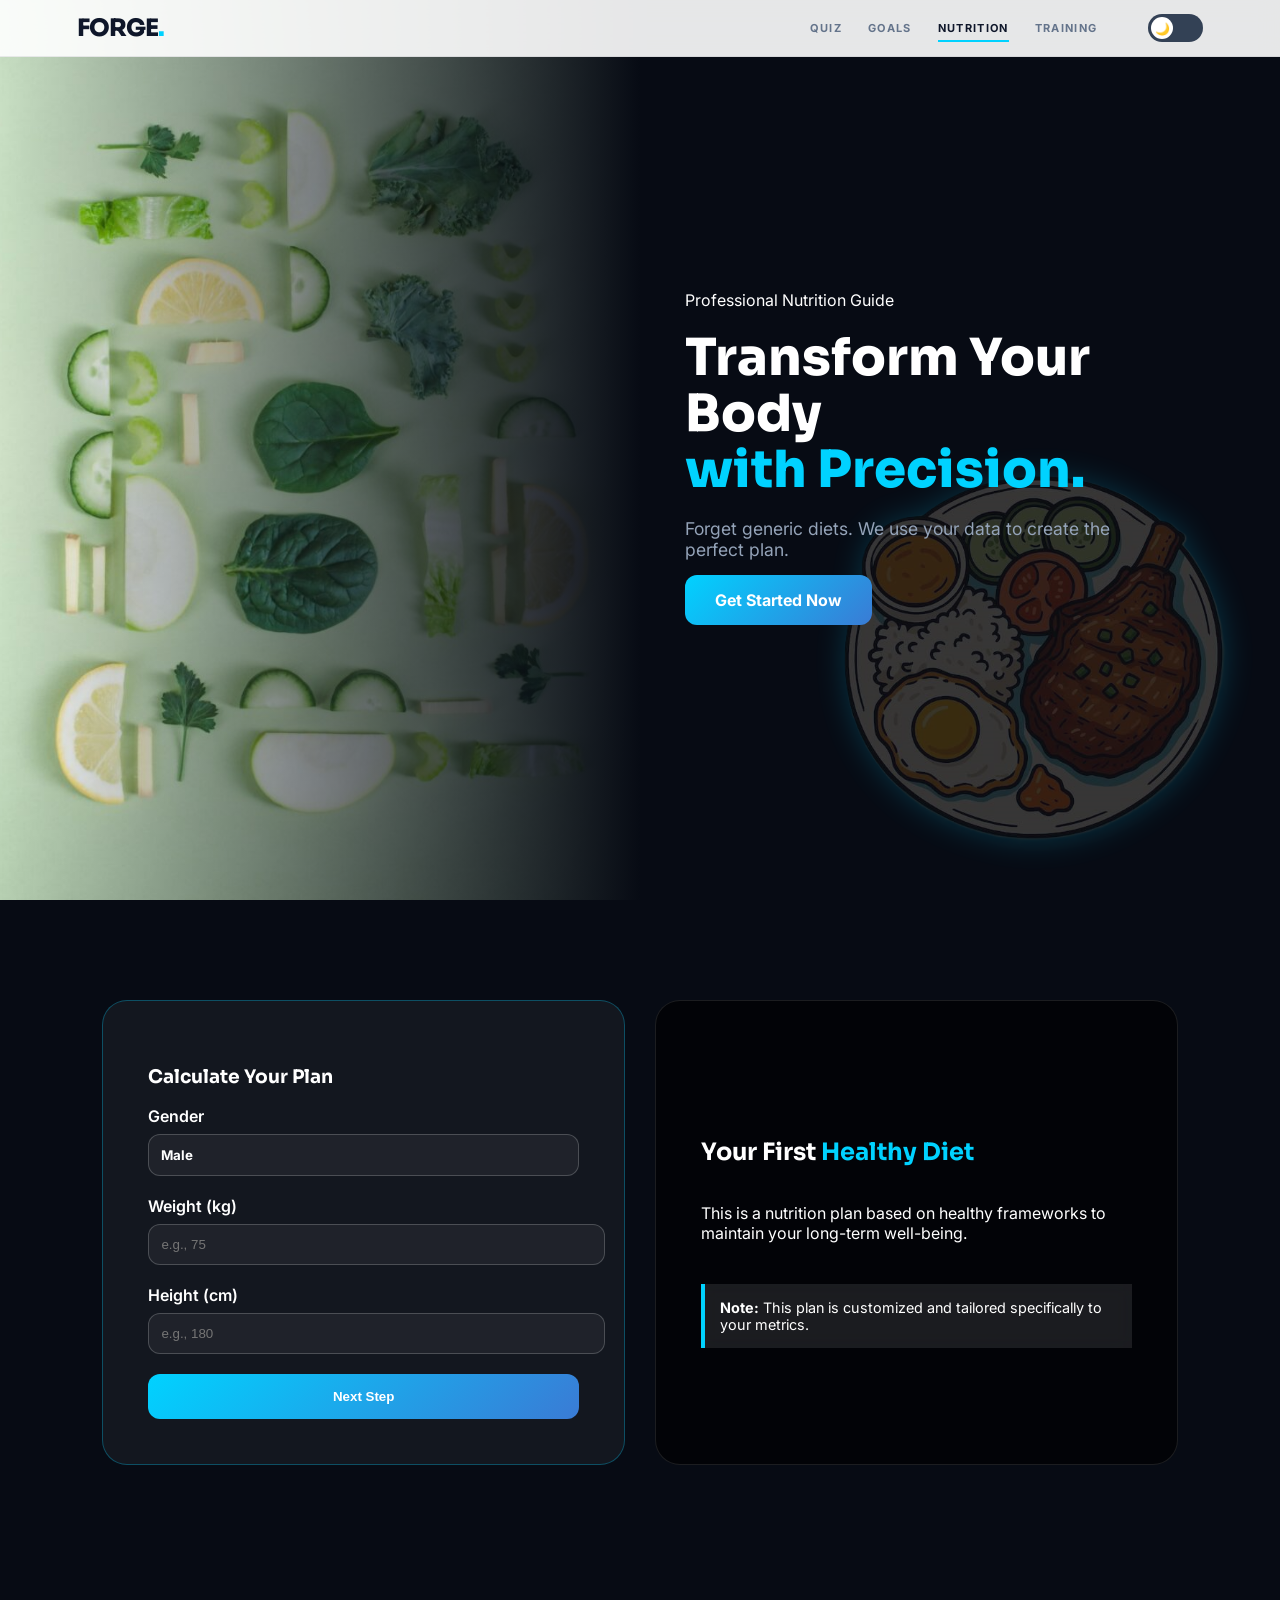
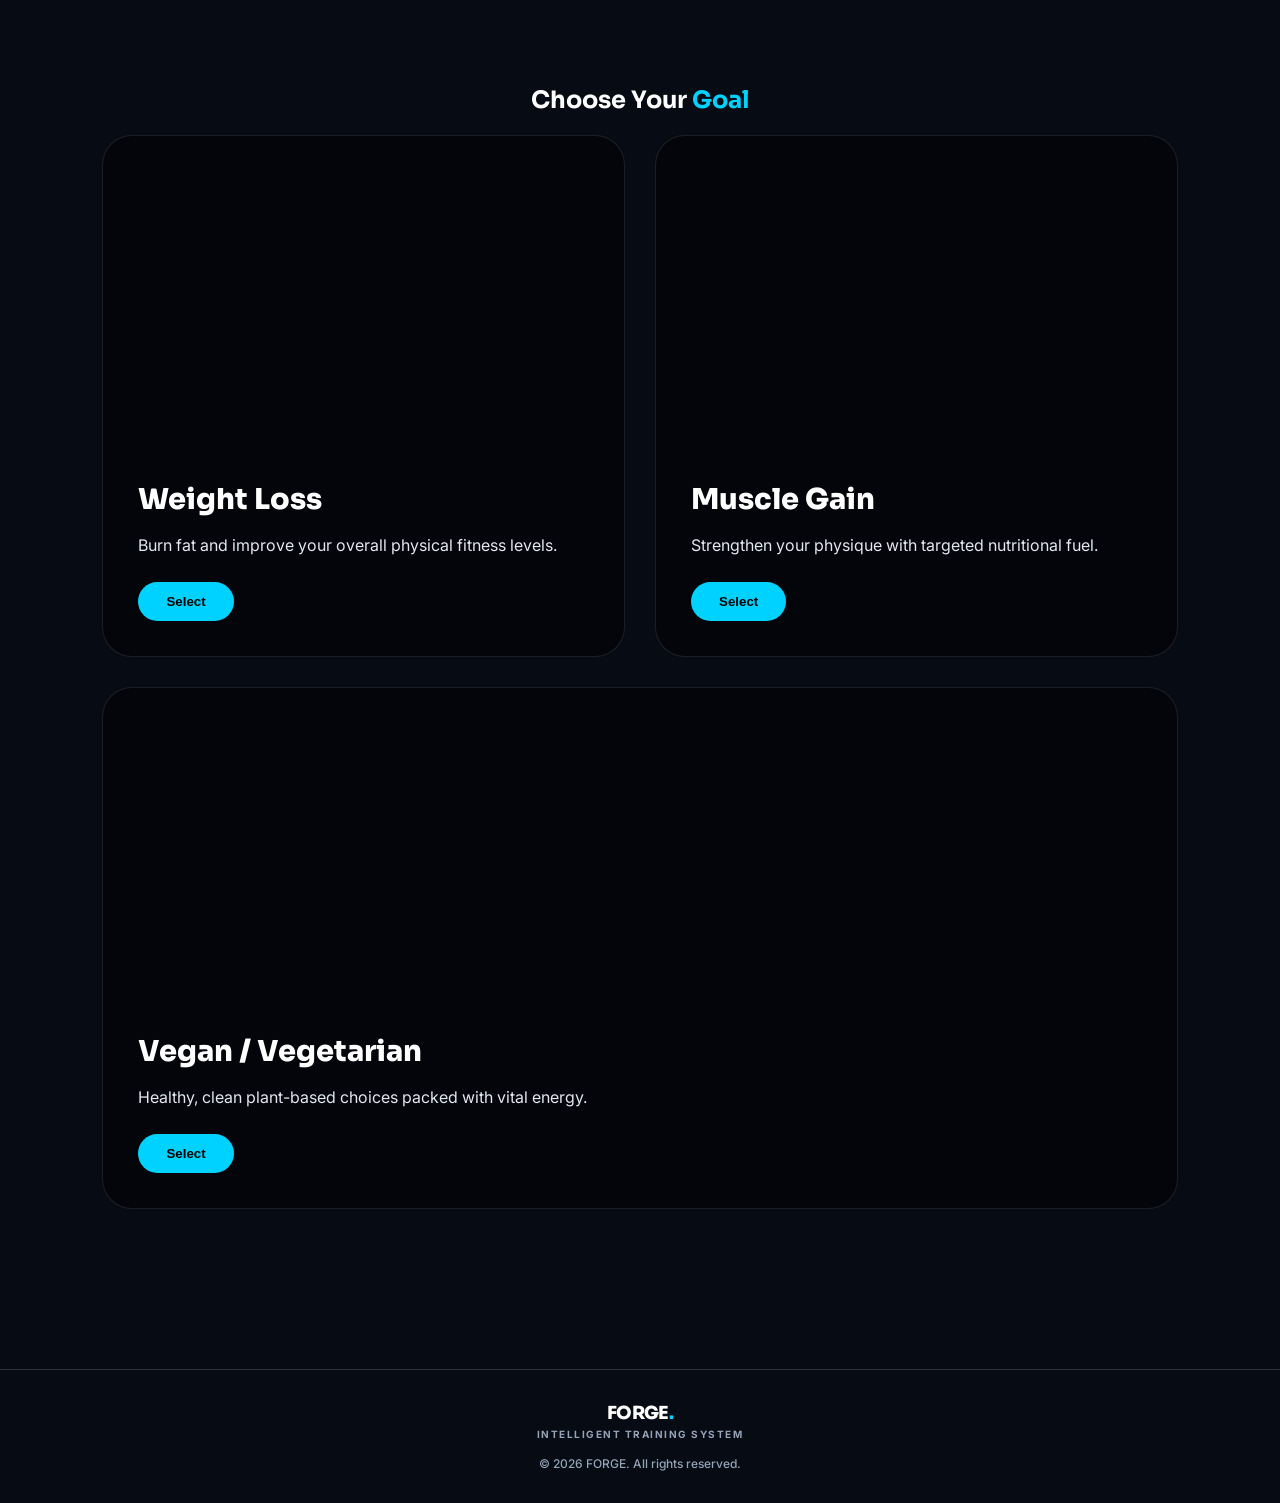
<file: Instopt.html>
<!DOCTYPE html>
<html lang="en">
<head>
    <meta charset="UTF-8">
    <meta name="viewport" content="width=device-width, initial-scale=1.0">
    <title>DietPro | Scientific Nutrition</title>
    <link rel="stylesheet" href="instport.css">
    <link href="https://fonts.googleapis.com/css2?family=Sora:wght@400;500;600;700;800&family=Inter:wght@300;400;500;600;700;800&display=swap" rel="stylesheet">
</head>
<body>

    <nav class="navbar">
        <a href="Index.html" class="logo">FORGE<span>.</span></a>
        <div class="nav-links">
            <a href="#quiz-area">Quiz</a>
            <a href="#goals-area">Goals</a>
            <span class="nav-active">Nutrition</span>
            <a href="gym-exercises.html">Training</a>
            <div class="mode-switch" onclick="toggleTheme()">
                <div class="switch-ball">
                    <span id="mode-icon">🌙</span>
                </div>
            </div>
        </div>
    </nav>

    <main class="hero-container" id="hero-section">
        <div class="hero-image-section">
            <div class="overlay"></div>
            <img src="Images/veg.jpg" alt="Healthy Nutrition" id="main-photo">
        </div>
        <div class="hero-content-section">
            <div class="plate-background">
                <img src="Images/download2.png" alt="Rotating Plate" class="rotating-plate">
            </div>
            <div class="top-content">
                <span class="badge">Professional Nutrition Guide</span>
                <h1>Transform Your Body <br><span class="highlight">with Precision.</span></h1>
                <p class="hero-description">Forget generic diets. We use your data to create the perfect plan.</p>
                <a href="#quiz-area" class="btn-primary">Get Started Now</a>
            </div>
        </div>
    </main>

    <section class="quiz-section" id="quiz-area">
        <div class="quiz-flex">
            <div class="quiz-card quiz-box">
                <h3>Calculate Your Plan</h3>
                
                <div class="input-group">
                    <label>Gender</label>
                    <select id="gender">
                        <option value="male">Male</option>
                        <option value="female">Female</option>
                    </select>
                </div>
                <div class="input-group">
                    <label>Weight (kg)</label>
                    <input type="number" id="weight" placeholder="e.g., 75">
                </div>
                <div class="input-group">
                    <label>Height (cm)</label>
                    <input type="number" id="height" placeholder="e.g., 180">
                </div>
                <button onclick="calculateAndRedirect()" class="btn-quiz">Next Step</button>
            </div>
            
            <div class="quiz-card quiz-info">
                <h2>Your First <span class="highlight">Healthy Diet</span></h2>
                <p>This is a nutrition plan based on healthy frameworks to maintain your long-term well-being.</p>
                <div class="info-note">
                    <strong>Note:</strong> This plan is customized and tailored specifically to your metrics.
                </div>
            </div>
        </div>
    </section>

    <section class="goals-section" id="goals-area">
        <h2 class="section-title">Choose Your <span class="highlight">Goal</span></h2>
        <div class="goals-grid">
            <div class="goal-card" id="weight-loss-card" style="background-image: linear-gradient(rgba(0,0,0,0.5), rgba(0,0,0,0.5)), url('https://images.unsplash.com/photo-1517836357463-d25dfeac3438?q=80&w=500');">
                <div class="card-content">
                    <h3>Weight Loss</h3>
                    <p>Burn fat and improve your overall physical fitness levels.</p>
                    <button class="goal-btn" onclick="openStandardModal('loss')">Select</button>
                </div>
            </div>

            <div class="goal-card" id="muscle-gain-card" style="background-image: linear-gradient(rgba(0,0,0,0.5), rgba(0,0,0,0.5)), url('https://images.unsplash.com/photo-1534438327276-14e5300c3a48?q=80&w=500');">
                <div class="card-content">
                    <h3>Muscle Gain</h3>
                    <p>Strengthen your physique with targeted nutritional fuel.</p>
                    <button class="goal-btn" onclick="openStandardModal('mass')">Select</button>
                </div>
            </div>

            <div class="goal-card" id="vegan-card" style="background-image: linear-gradient(rgba(0,0,0,0.5), rgba(0,0,0,0.5)), url('https://images.unsplash.com/photo-1512621776951-a57141f2eefd?q=80&w=500');">
                <div class="leaves-container"></div>
                <div class="card-content">
                    <h3>Vegan / Vegetarian</h3>
                    <p>Healthy, clean plant-based choices packed with vital energy.</p>
                    <button class="goal-btn" onclick="openPlantModal()">Select</button>
                </div>
            </div>
        </div>
    </section>

    
    <div id="data-modal" class="modal-overlay">
        <div class="modal-card">
            <h2 class="modal-title">Personalization</h2>
            <p class="modal-subtitle">Fill in your metrics to unlock your plan.</p>
            
            <select id="modal-gender" class="styled-select">
                <option value="" disabled selected>Select Gender</option>
                <option value="male">Male</option>
                <option value="female">Female</option>
            </select>
            
            <input type="number" id="modal-weight" placeholder="Weight (kg)" class="styled-select">
            <input type="number" id="modal-height" placeholder="Height (cm)" class="styled-select">
            
            <button onclick="submitData()" class="primary-btn">View Program</button>
            <button onclick="closeModal()" class="secondary-btn">Cancel</button>
        </div>
    </div>

    
    <div id="plant-modal" class="modal-overlay">
        <div class="modal-card" style="border-color: #22c55e;">
            <h2 class="modal-title">Personalize <span style="color: #22c55e;">Plant-Based</span></h2>
            <p class="modal-subtitle">Complete your details to build your customized routine.</p>
            
            <select id="plant-gender" class="styled-select" style="margin-top:15px;">
                <option value="" disabled selected>1. Select Gender</option>
                <option value="male">Male</option>
                <option value="female">Female</option>
            </select>
            
            <select id="plant-cat" class="styled-select" style="margin-top:15px;">
                <option value="" disabled selected>2. Diet Type</option>
                <option value="vegan">Vegan (Strictly Plant-Based)</option>
                <option value="vegetarian">Vegetarian (Lacto-Ovo)</option>
            </select>
            
            <select id="plant-goal" class="styled-select" style="margin-top:15px;">
                <option value="" disabled selected>3. Select Goal</option>
                <option value="loss">Weight Loss (Reduced quantities)</option>
                <option value="mass">Muscle Gain (Increased quantities)</option>
                <option value="classic">Classic Diet (Stable quantities)</option>
            </select>
            
            <input type="number" id="plant-weight" placeholder="4. Weight (kg)" class="styled-select" style="margin-top:15px;">
            <input type="number" id="plant-height" placeholder="5. Height (cm)" class="styled-select" style="margin-top:15px;">
            
            <button onclick="submitPlantDataForm()" class="primary-btn" style="background:#22c55e; border-color:#22c55e; margin-top:20px;">View Program</button>
            <button onclick="closePlantModal()" class="secondary-btn">Cancel</button>
        </div>
    </div>

<script>
function submitPlantDataForm() {
    const gender = document.getElementById('plant-gender').value;
    const cat = document.getElementById('plant-cat').value;
    const goal = document.getElementById('plant-goal').value;
    const w = document.getElementById('plant-weight').value;
    const h = document.getElementById('plant-height').value;
    
    if(!gender || !cat || !goal || !w || !h) {
        alert("Please fill in all the fields in the form!");
        return;
    }
    
    window.location.href = `vegan-veg-results.html?gender=${gender}&cat=${cat}&goal=${goal}&w=${w}&h=${h}`;
}

function closePlantModal() {
    document.getElementById('plant-modal').style.display = 'none';
}
</script>

    <script src="insport.js"></script>

    <style>
    .site-footer {
        width: 100%;
        padding: 32px 0;
        border-top: 1px solid rgba(148, 163, 184, 0.25);
        margin-top: 60px;
        background: transparent;
    }
    .site-footer-inner { text-align: center; }
    .site-footer-logo {
        font-family: 'Sora', sans-serif;
        font-size: 1.125rem;
        font-weight: 800;
        letter-spacing: -0.04em;
        margin: 0 0 4px;
        color: inherit;
    }
    .site-footer-logo span { color: #00d2ff; }
    .site-footer-tagline {
        font-size: 10px;
        font-weight: 700;
        text-transform: uppercase;
        letter-spacing: 0.15em;
        color: #94a3b8;
        margin: 0 0 16px;
    }
    .site-footer-copy {
        font-size: 12px;
        font-weight: 500;
        color: #94a3b8;
        margin: 0;
    }
    </style>

    <footer class="site-footer">
        <div class="site-footer-inner">
            <h2 class="site-footer-logo">FORGE<span>.</span></h2>
            <p class="site-footer-tagline">Intelligent Training System</p>
            <p class="site-footer-copy">&copy; 2026 FORGE. All rights reserved.</p>
        </div>
    </footer>

</body>
</html>
</file>
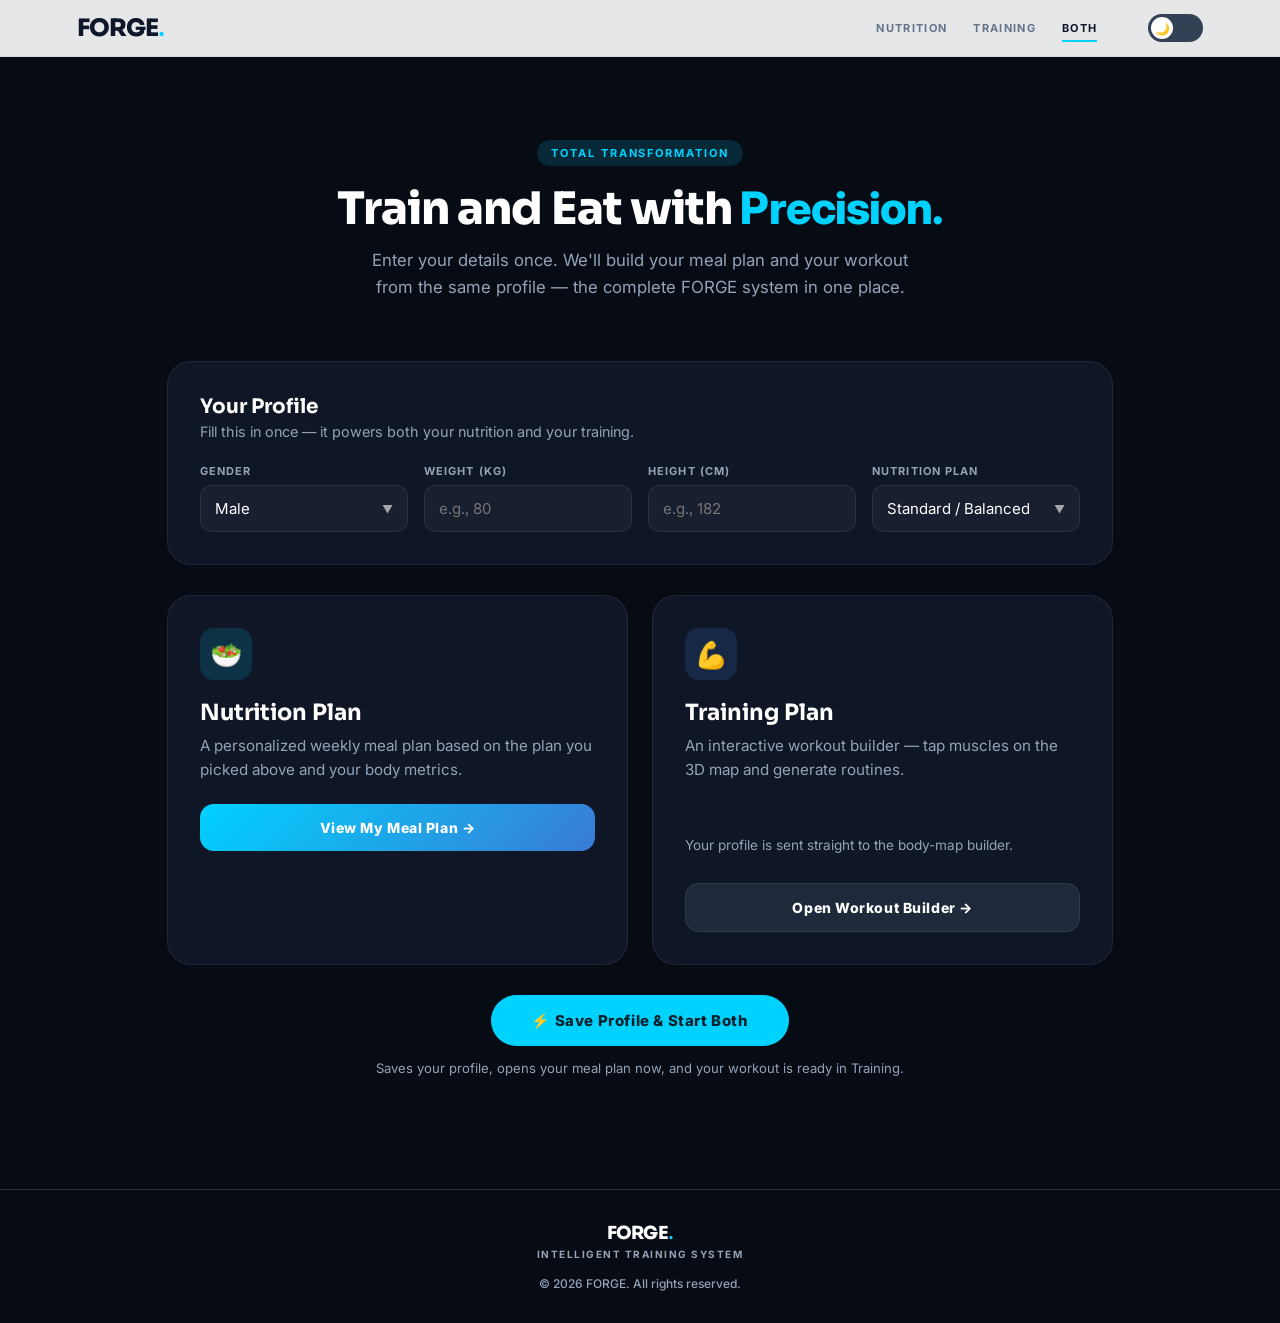
<file: meal-gym.html>
<!DOCTYPE html>
<html lang="en">
<head>
    <meta charset="UTF-8">
    <meta name="viewport" content="width=device-width, initial-scale=1.0">
    <title>FORGE | Total Transformation</title>
    <link href="https://fonts.googleapis.com/css2?family=Sora:wght@400;500;600;700;800&family=Inter:wght@300;400;500;600;700;800&display=swap" rel="stylesheet">
    <style>
        :root {
            --primary: #00d2ff;
            --accent: #3a7bd5;
            --darker: #070b14;
            --card-bg: #0f1626;
            --white: #ffffff;
            --text-muted: #94a3b8;
            --border: rgba(255,255,255,0.08);
        }
        body.light-mode {
            --darker: #f0f2f5;
            --card-bg: #ffffff;
            --white: #1a1a1a;
            --text-muted: #4b5563;
            --border: #e2e8f0;
        }
        * { box-sizing: border-box; font-family: 'Inter', sans-serif; }
        h1, h2, h3, h4, .logo, .section-title { font-family: 'Sora', sans-serif; }
        body {
            margin: 0; padding: 0;
            background-color: var(--darker);
            color: var(--white);
            transition: background-color 0.4s ease, color 0.4s ease;
            min-height: 100vh;
        }
        .navbar {
            position: fixed; top: 0; width: 100%; z-index: 1000;
            display: flex; justify-content: space-between; align-items: center;
            padding: 14px 6%;
            background: rgba(255,255,255,0.9);
            backdrop-filter: blur(12px);
            border-bottom: 1px solid rgba(15,23,42,0.08);
            box-sizing: border-box;
            transition: background 0.4s ease;
        }
        .logo { font-weight: 800; font-size: 1.5rem; letter-spacing: -0.04em; color: #0f172a; text-decoration: none; line-height: 1; }
        .logo span { color: var(--primary); }
        .nav-links { display: flex; align-items: center; gap: 26px; }
        .nav-links a { color: #64748b; text-decoration: none; font-weight: 700; font-size: 11px; text-transform: uppercase; letter-spacing: 0.12em; transition: color 0.25s ease; }
        .nav-links a:hover { color: #0f172a; }
        .nav-active { position: relative; color: #0f172a; font-weight: 700; font-size: 11px; text-transform: uppercase; letter-spacing: 0.12em; cursor: default; }
        .nav-active::after { content: ""; position: absolute; left: 0; right: 0; bottom: -7px; height: 2px; background: var(--primary); }
        .mode-switch { width: 55px; height: 28px; background-color: #334155; border-radius: 50px; position: relative; cursor: pointer; margin-left: 25px; }
        .switch-ball { width: 22px; height: 22px; background-color: white; border-radius: 50%; position: absolute; top: 3px; left: 3px; display: flex; align-items: center; justify-content: center; transition: 0.4s cubic-bezier(0.68,-0.55,0.265,1.55); font-size: 12px; }
        body.light-mode .switch-ball { transform: translateX(27px); }
        .hero { padding: 140px 6% 40px; text-align: center; max-width: 820px; margin: 0 auto; }
        .badge { display: inline-block; background: rgba(0,210,255,0.15); color: var(--primary); font-size: 11px; font-weight: 700; letter-spacing: 0.18em; text-transform: uppercase; padding: 6px 14px; border-radius: 30px; margin-bottom: 18px; }
        .hero h1 { font-size: 2.8rem; font-weight: 800; letter-spacing: -0.02em; line-height: 1.08; margin: 0 0 14px; }
        .hero h1 span { color: var(--primary); }
        .hero p { color: var(--text-muted); font-size: 1.05rem; line-height: 1.6; margin: 0 auto; max-width: 540px; }
        .dash { max-width: 1100px; margin: 0 auto; padding: 20px 6% 60px; }
        .profile-card { background: var(--card-bg); border: 1px solid var(--border); border-radius: 24px; padding: 32px; margin-bottom: 30px; }
        .profile-card h3 { margin: 0 0 4px; font-size: 1.25rem; }
        .profile-card .sub { color: var(--text-muted); font-size: 0.9rem; margin: 0 0 24px; }
        .field-grid { display: grid; grid-template-columns: repeat(auto-fit, minmax(160px, 1fr)); gap: 16px; }
        .field label { display: block; font-size: 11px; font-weight: 700; text-transform: uppercase; letter-spacing: 0.1em; color: var(--text-muted); margin-bottom: 7px; }
        .field input, .field select { width: 100%; padding: 13px 14px; border-radius: 12px; border: 1px solid var(--border); background: rgba(255,255,255,0.04); color: var(--white); font-size: 15px; outline: none; transition: border-color 0.2s; }
        .field select option { background: #1e293b; color: #f1f5f9; }
        body.light-mode .field select option { background: #ffffff; color: #0f172a; }
        .field select { cursor: pointer; }

        
        .fdrop { position: relative; }
        .fdrop-btn {
            width: 100%; padding: 13px 14px; border-radius: 12px;
            border: 1px solid var(--border); background: rgba(255,255,255,0.04);
            color: var(--white); font-size: 15px; cursor: pointer; text-align: left;
            display: flex; justify-content: space-between; align-items: center;
        }
        body.light-mode .fdrop-btn { background: #f8fafc; border: 1px solid #cbd5e1; color: #0f172a; }
        .fdrop-btn .chev { transition: transform .2s ease; font-size: 11px; opacity: 0.6; }
        .fdrop.open .fdrop-btn .chev { transform: rotate(180deg); }
        .fdrop-menu {
            position: absolute; top: calc(100% + 6px); left: 0; right: 0; z-index: 50;
            background: #1e293b; border: 1px solid rgba(255,255,255,0.12); border-radius: 12px;
            overflow: hidden; box-shadow: 0 12px 30px rgba(0,0,0,0.4); display: none;
        }
        body.light-mode .fdrop-menu { background: #ffffff; border: 1px solid #cbd5e1; box-shadow: 0 12px 30px rgba(0,0,0,0.12); }
        .fdrop.open .fdrop-menu { display: block; }
        .fdrop-opt { padding: 12px 14px; font-size: 14px; color: #e2e8f0; cursor: pointer; transition: background .15s ease; }
        .fdrop-opt:hover, .fdrop-opt.sel { background: rgba(0,210,255,0.15); color: #fff; }
        body.light-mode .fdrop-opt { color: #0f172a; }
        body.light-mode .fdrop-opt:hover, body.light-mode .fdrop-opt.sel { background: rgba(0,210,255,0.15); color: #0f172a; }
        body.light-mode .field input, body.light-mode .field select { background: #f8fafc; border: 1px solid #cbd5e1; color: #0f172a; }
        .field input:focus, .field select:focus { border-color: var(--primary); }
        .panels { display: grid; grid-template-columns: repeat(auto-fit, minmax(300px, 1fr)); gap: 24px; }
        .panel { background: var(--card-bg); border: 1px solid var(--border); border-radius: 24px; padding: 32px; position: relative; overflow: hidden; }
        .panel .icon { width: 52px; height: 52px; border-radius: 14px; display: flex; align-items: center; justify-content: center; font-size: 26px; margin-bottom: 18px; }
        .panel.nutrition .icon { background: rgba(0,210,255,0.15); }
        .panel.training .icon { background: rgba(58,123,213,0.18); }
        .panel h3 { margin: 0 0 8px; font-size: 1.4rem; }
        .panel p { color: var(--text-muted); font-size: 0.95rem; line-height: 1.55; margin: 0 0 22px; min-height: 48px; }
        .panel .extra { margin-bottom: 18px; }
        .panel .extra label { font-size: 11px; font-weight: 700; text-transform: uppercase; letter-spacing: 0.1em; color: var(--text-muted); display: block; margin-bottom: 7px; }
        .panel .extra select { width: 100%; padding: 12px 14px; border-radius: 12px; border: 1px solid var(--border); background: rgba(255,255,255,0.04); color: var(--white); font-size: 14px; outline: none; }
        body.light-mode .panel .extra select { background: #f8fafc; border: 1px solid #cbd5e1; color: #0f172a; }
        .btn { display: inline-flex; align-items: center; justify-content: center; gap: 8px; width: 100%; padding: 15px; border-radius: 14px; border: none; font-weight: 800; font-size: 14px; letter-spacing: 0.04em; cursor: pointer; text-decoration: none; transition: transform 0.15s ease, opacity 0.2s ease; }
        .btn:hover { transform: translateY(-2px); opacity: 0.92; }
        .btn-nutrition { background: linear-gradient(135deg, var(--primary), var(--accent)); color: #fff; }
        .btn-training { background: #1e293b; color: #fff; border: 1px solid var(--border); }
        body.light-mode .btn-training { background: #0f172a; }
        .both-btn-wrap { text-align: center; margin-top: 30px; }
        .btn-both { display: inline-flex; align-items: center; gap: 10px; padding: 16px 40px; border-radius: 50px; border: none; background: var(--primary); color: #04222b; font-weight: 800; font-size: 15px; letter-spacing: 0.04em; cursor: pointer; transition: transform 0.15s, box-shadow 0.2s; }
        .btn-both:hover { transform: translateY(-2px); box-shadow: 0 10px 30px rgba(0,210,255,0.3); }
        .hint { text-align: center; color: var(--text-muted); font-size: 0.82rem; margin-top: 14px; }
        .site-footer { width: 100%; padding: 32px 0; border-top: 1px solid rgba(148,163,184,0.25); margin-top: 40px; }
        .site-footer-inner { text-align: center; }
        .site-footer-logo { font-family: 'Sora', sans-serif; font-size: 1.125rem; font-weight: 800; letter-spacing: -0.04em; margin: 0 0 4px; color: inherit; }
        .site-footer-logo span { color: var(--primary); }
        .site-footer-tagline { font-size: 10px; font-weight: 700; text-transform: uppercase; letter-spacing: 0.15em; color: #94a3b8; margin: 0 0 16px; }
        .site-footer-copy { font-size: 12px; font-weight: 500; color: #94a3b8; margin: 0; }
        @media (max-width: 600px) { .hero h1 { font-size: 2.1rem; } .nav-links { gap: 16px; } }
    </style>
</head>
<body>

    <nav class="navbar">
        <a href="Index.html" class="logo">FORGE<span>.</span></a>
        <div class="nav-links">
            <a href="Instopt.html">Nutrition</a>
            <a href="gym-exercises.html">Training</a>
            <span class="nav-active">Both</span>
            <div class="mode-switch" onclick="toggleTheme()">
                <div class="switch-ball"><span id="mode-icon">🌙</span></div>
            </div>
        </div>
    </nav>

    <header class="hero">
        <span class="badge">Total Transformation</span>
        <h1>Train and Eat with <span>Precision.</span></h1>
        <p>Enter your details once. We'll build your meal plan and your workout from the same profile — the complete FORGE system in one place.</p>
    </header>

    <main class="dash">
        <div class="profile-card">
            <h3>Your Profile</h3>
            <p class="sub">Fill this in once — it powers both your nutrition and your training.</p>
            <div class="field-grid">
                <div class="field">
                    <label>Gender</label>
                    <input type="hidden" id="gender" value="male">
                    <div class="fdrop" data-target="gender">
                        <div class="fdrop-btn" onclick="toggleDrop(this)"><span class="fdrop-val">Male</span><span class="chev">▼</span></div>
                        <div class="fdrop-menu">
                            <div class="fdrop-opt sel" data-value="male" onclick="pickDrop(this)">Male</div>
                            <div class="fdrop-opt" data-value="female" onclick="pickDrop(this)">Female</div>
                        </div>
                    </div>
                </div>
                <div class="field">
                    <label>Weight (kg)</label>
                    <input type="number" id="weight" placeholder="e.g., 80">
                </div>
                <div class="field">
                    <label>Height (cm)</label>
                    <input type="number" id="height" placeholder="e.g., 182">
                </div>
                <div class="field">
                    <label>Nutrition Plan</label>
                    <input type="hidden" id="diet-plan" value="balanced">
                    <div class="fdrop" data-target="diet-plan">
                        <div class="fdrop-btn" onclick="toggleDrop(this)"><span class="fdrop-val">Standard / Balanced</span><span class="chev">▼</span></div>
                        <div class="fdrop-menu">
                            <div class="fdrop-opt sel" data-value="balanced" onclick="pickDrop(this)">Standard / Balanced</div>
                            <div class="fdrop-opt" data-value="loss" onclick="pickDrop(this)">Weight Loss</div>
                            <div class="fdrop-opt" data-value="mass" onclick="pickDrop(this)">Muscle Gain</div>
                            <div class="fdrop-opt" data-value="vegan" onclick="pickDrop(this)">Vegan</div>
                            <div class="fdrop-opt" data-value="vegetarian" onclick="pickDrop(this)">Vegetarian</div>
                        </div>
                    </div>
                </div>
            </div>
        </div>

        <div class="panels">
            <div class="panel nutrition">
                <div class="icon">🥗</div>
                <h3>Nutrition Plan</h3>
                <p>A personalized weekly meal plan based on the plan you picked above and your body metrics.</p>
                <button class="btn btn-nutrition" onclick="goNutrition()">View My Meal Plan &rarr;</button>
            </div>

            <div class="panel training">
                <div class="icon">💪</div>
                <h3>Training Plan</h3>
                <p>An interactive workout builder — tap muscles on the 3D map and generate routines.</p>
                <div class="extra">
                    <label>&nbsp;</label>
                    <div style="font-size:0.85rem; color:var(--text-muted); padding:12px 0;">Your profile is sent straight to the body-map builder.</div>
                </div>
                <button class="btn btn-training" onclick="goTraining()">Open Workout Builder &rarr;</button>
            </div>
        </div>

        <div class="both-btn-wrap">
            <button class="btn-both" onclick="goBoth()">⚡ Save Profile &amp; Start Both</button>
            <p class="hint">Saves your profile, opens your meal plan now, and your workout is ready in Training.</p>
        </div>
    </main>

    <footer class="site-footer">
        <div class="site-footer-inner">
            <h2 class="site-footer-logo">FORGE<span>.</span></h2>
            <p class="site-footer-tagline">Intelligent Training System</p>
            <p class="site-footer-copy">&copy; 2026 FORGE. All rights reserved.</p>
        </div>
    </footer>

<script>
    function toggleTheme() {
        const body = document.body;
        const modeIcon = document.getElementById('mode-icon');
        body.classList.toggle('light-mode');
        const isLight = body.classList.contains('light-mode');
        if (modeIcon) modeIcon.innerHTML = isLight ? "☀️" : "🌙";
        try { localStorage.setItem('theme', isLight ? 'light' : 'dark'); } catch (e) {}
    }
    try {
        if (localStorage.getItem('theme') === 'light') {
            document.body.classList.add('light-mode');
            var __mi = document.getElementById('mode-icon');
            if (__mi) __mi.innerHTML = "☀️";
        }
    } catch (e) {}

    
    function toggleDrop(btn){
        var drop = btn.parentElement;
        var wasOpen = drop.classList.contains('open');
        document.querySelectorAll('.fdrop.open').forEach(function(d){ d.classList.remove('open'); });
        if (!wasOpen) drop.classList.add('open');
    }
    function pickDrop(opt){
        var drop = opt.closest('.fdrop');
        var target = drop.getAttribute('data-target');
        var hidden = document.getElementById(target);
        if (hidden) hidden.value = opt.getAttribute('data-value');
        drop.querySelector('.fdrop-val').textContent = opt.textContent;
        drop.querySelectorAll('.fdrop-opt').forEach(function(o){ o.classList.remove('sel'); });
        opt.classList.add('sel');
        drop.classList.remove('open');
    }
    document.addEventListener('click', function(e){
        if (!e.target.closest('.fdrop')) {
            document.querySelectorAll('.fdrop.open').forEach(function(d){ d.classList.remove('open'); });
        }
    });

    function readProfile() {
        const gender = document.getElementById('gender').value;
        const w = document.getElementById('weight').value;
        const h = document.getElementById('height').value;
        const plan = document.getElementById('diet-plan').value; 
        if (!w || !h) { alert("Please fill in your weight and height first!"); return null; }
        return { gender, w, h, plan };
    }

    
    function trainingGoal(plan) {
        if (plan === 'loss') return 'burn';
        return 'build'; 
    }

    function saveForTraining(p) {
        try {
            localStorage.setItem('orbit_gender', p.gender);
            localStorage.setItem('orbit_weight', p.w);
            localStorage.setItem('orbit_height', p.h);
            localStorage.setItem('orbit_goal', trainingGoal(p.plan));
        } catch (e) {}
    }

    function saveDietChoice(p) {
        try { localStorage.setItem('forge_diet_url', nutritionUrl(p)); } catch (e) {}
    }

    function nutritionUrl(p) {
        const base = `gender=${p.gender}&w=${p.w}&h=${p.h}`;
        if (p.plan === 'vegan' || p.plan === 'vegetarian') {
            return `vegan-veg-results.html?cat=${p.plan}&${base}&goal=classic`;
        }
        if (p.plan === 'loss') return `weight-loss.html?${base}`;
        if (p.plan === 'mass') return `muscle-gain-results.html?${base}`;
        return `diet-results.html?${base}`; 
    }

    function goNutrition() { const p = readProfile(); if (!p) return; saveForTraining(p); window.location.href = nutritionUrl(p); }
    function goTraining()  { const p = readProfile(); if (!p) return; saveForTraining(p); window.location.href = 'gym-exercises.html'; }
    function goBoth()      { const p = readProfile(); if (!p) return; saveForTraining(p); saveDietChoice(p); window.location.href = 'dashboard-results.html'; }
</script>
</body>
</html>
</file>
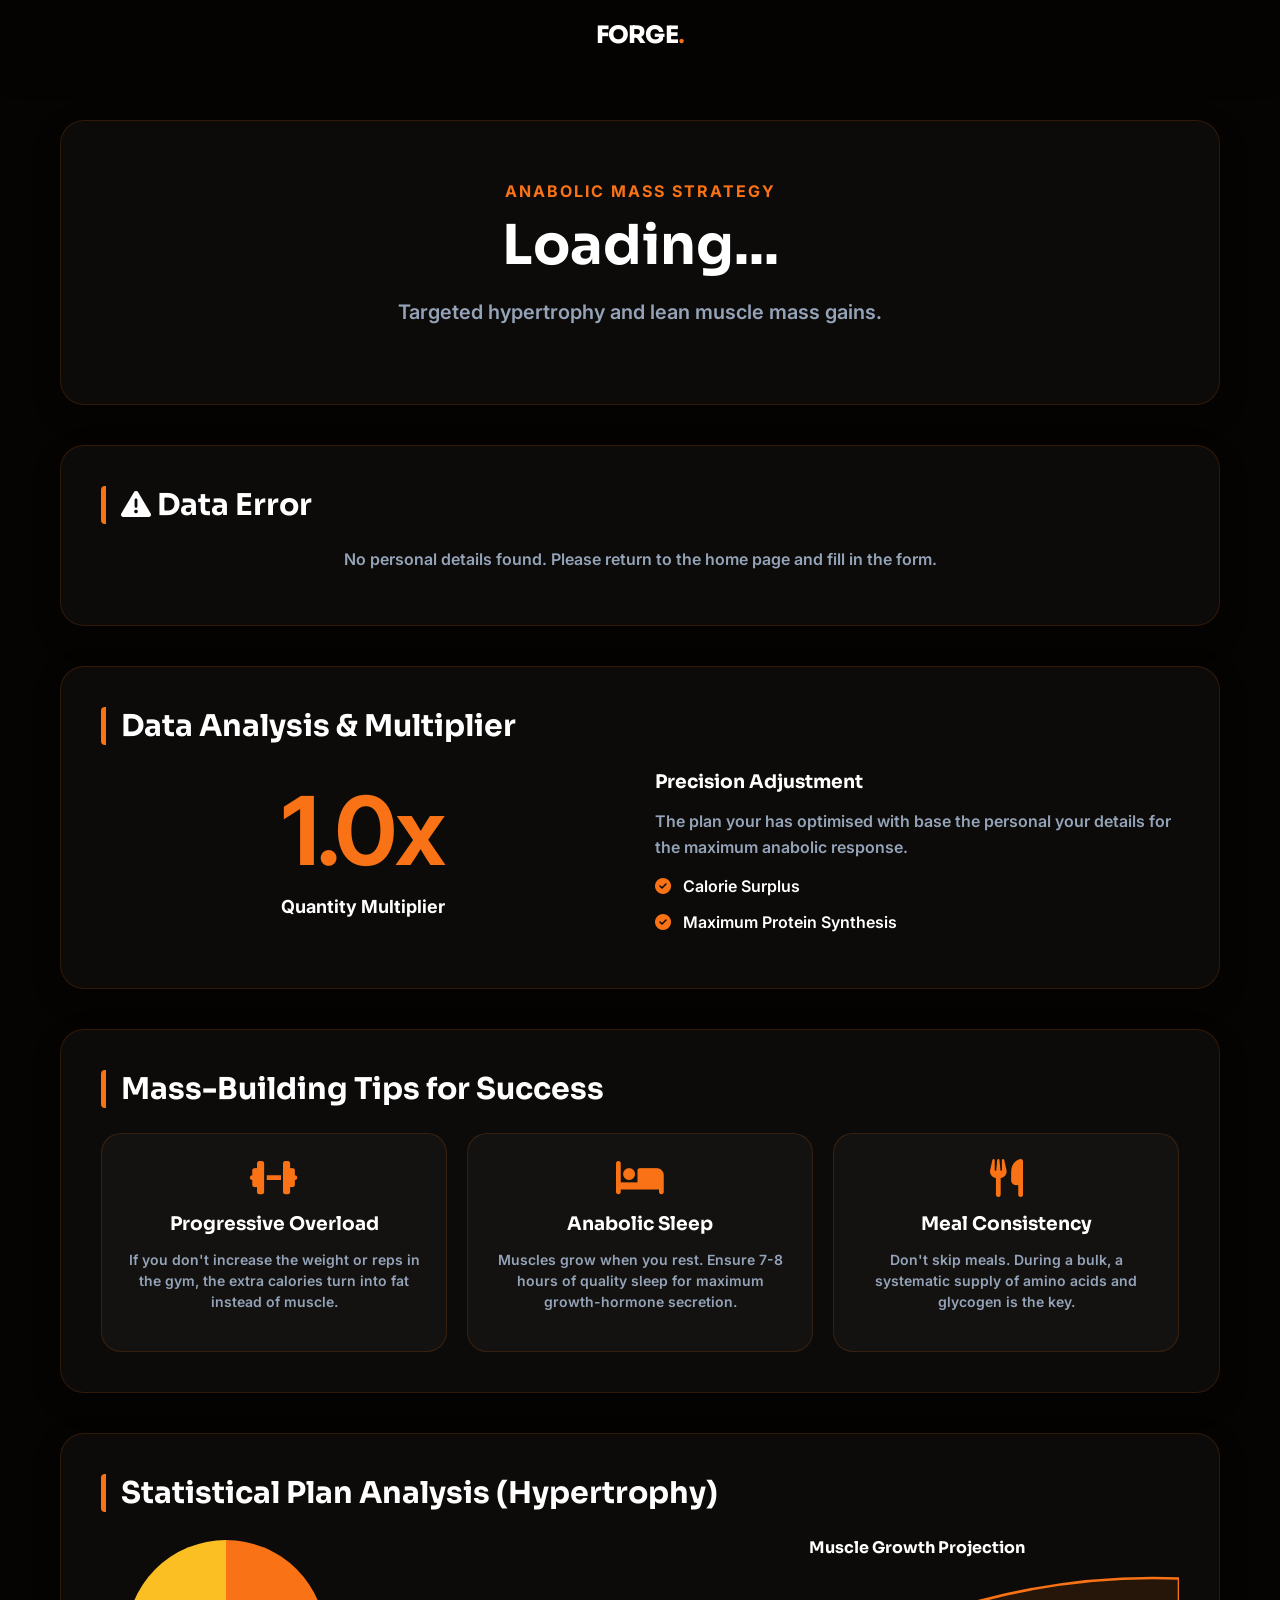
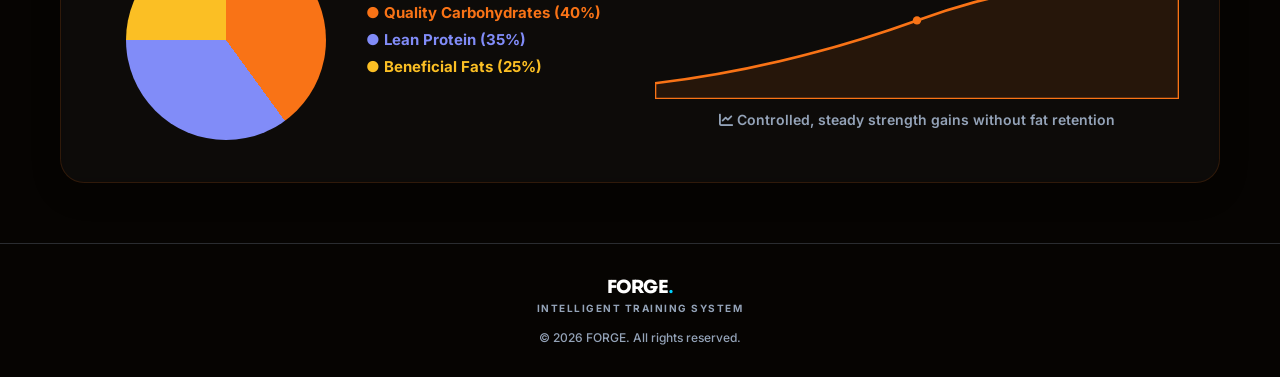
<file: muscle-gain-results.html>
<!DOCTYPE html>
<html lang="en">
<head>
    <meta charset="UTF-8">
    <meta name="viewport" content="width=device-width, initial-scale=1.0">
    <title>DietPro | Bodybuilding Mass Gain Premium Presentation</title>
    <link rel="preconnect" href="https://fonts.googleapis.com">
    <link rel="preconnect" href="https://fonts.gstatic.com" crossorigin>
    <link href="https://fonts.googleapis.com/css2?family=Sora:wght@400;500;600;700;800&family=Inter:wght@300;400;500;600;700;800&display=swap" rel="stylesheet">
    <link rel="stylesheet" href="https://cdnjs.cloudflare.com/ajax/libs/font-awesome/6.5.1/css/all.min.css">
    
    <style>
        
        :root {
            --primary: #f97316; 
            --accent: #ea580c;  
            --darker: #060402;
            --white: #ffffff;
            --text-muted: #94a3b8;
            --card-bg: rgba(255, 255, 255, 0.03);
            --border: rgba(249, 115, 22, 0.15);
            
            
            --quote-bg-img: url('https://images.unsplash.com/photo-1517838277536-f5f99be501cd?q=80&w=1200');
            --quote-overlay: rgba(6, 4, 2, 0.93);
            --quote-text-shadow: 0 2px 10px rgba(0,0,0,0.5);
        }

        
        body.light-mode {
            --darker: #fbf9f6;
            --white: #1a1a1a;
            --text-muted: #4b5563;
            --card-bg: #ffffff;
            --border: #fed7aa;
            
            
            --quote-bg-img: url('https://images.unsplash.com/photo-1517838277536-f5f99be501cd?q=80&w=1200');
            --quote-overlay: rgba(251, 249, 246, 0.85);
            --quote-text-shadow: 0 1px 4px rgba(255,255,255,0.8);
        }

        
        * { 
            box-sizing: border-box; 
            font-family: 'Inter', sans-serif !important;
        }

        
        .fas, .far, .fab, .fa {
            font-family: 'Font Awesome 6 Free', 'Font Awesome 6 Brands' !important;
            font-weight: 900 !important;
        }
        
        h1, h2, h3, h4, .logo {
            font-family: 'Sora', sans-serif !important;
        }
        
        body {
            margin: 0; 
            padding: 0;
            background-color: var(--darker);
            color: var(--white);
            font-weight: 600; 
            transition: background-color 0.5s ease, color 0.5s ease;
            overflow-x: hidden;
        }

        
        .navbar {
            position: fixed; top: 0; width: 100%; z-index: 1000;
            display: flex; justify-content: space-between; align-items: center;
            padding: 20px 8%; background: rgba(6, 4, 2, 0.85);
            backdrop-filter: blur(10px); transition: all 0.3s ease;
            box-shadow: 0 4px 30px rgba(0, 0, 0, 0.1);
        }
        body.light-mode .navbar {
            background: rgba(251, 249, 246, 0.9);
            border-bottom: 1px solid var(--border);
        }
        .navbar.navbar-clean { justify-content: center; }
        .logo { font-size: 24px; font-weight: 800; letter-spacing: -0.04em; color: var(--white); text-decoration: none; }
        .logo span { color: var(--primary); }
        a.logo:hover { opacity: 0.85; }
        .nav-links { display: flex; align-items: center; gap: 30px; }
        .nav-links a { color: var(--white); text-decoration: none; font-weight: 700; font-size: 15px; }

        
        .mode-switch {
            width: 60px; height: 30px; background: #1e293b;
            border-radius: 15px; position: relative; cursor: pointer;
            border: 2px solid var(--primary); transition: all 0.3s ease;
        }
        body.light-mode .mode-switch { background: #cbd5e1; }
        .switch-ball {
            width: 24px; height: 24px; background: var(--white);
            border-radius: 50%; position: absolute; top: 1px; left: 2px;
            display: flex; align-items: center; justify-content: center;
            font-size: 14px; transition: all 0.3s ease;
        }
        body.light-mode .switch-ball { left: 30px; background: #0f172a; }

        
        .presentation-container {
            max-width: 1200px;
            margin: 120px auto 60px auto;
            padding: 0 20px;
            display: grid;
            gap: 40px;
            position: relative;
            z-index: 1;
        }

        .slide-container {
            width: 100%; 
            background-color: var(--card-bg);
            border: 1px solid var(--border);
            padding: 40px; 
            position: relative;
            overflow: hidden; 
            border-radius: 24px; 
            box-shadow: 0 10px 30px rgba(0,0,0,0.2);
            transition: all 0.3s ease;
            backdrop-filter: blur(5px);
        }
        body.light-mode .slide-container {
            box-shadow: 0 4px 20px rgba(0,0,0,0.05);
        }

        h1, h2, h3 { color: var(--white); margin: 0; }
        
        .slide-title { 
            font-size: 30px; 
            font-weight: 700;
            margin-bottom: 25px; 
            border-left: 5px solid var(--primary); 
            padding-left: 15px; 
            border-radius: 4px;
        }

        
        .grid-2-columns { display: grid; grid-template-columns: 1fr 1fr; gap: 30px; align-items: center; }
        .grid-3-columns { display: grid; grid-template-columns: repeat(3, 1fr); gap: 20px; }
        @media (max-width: 768px) { .grid-2-columns, .grid-3-columns { grid-template-columns: 1fr; } }

        
        .info-card {
            background: var(--card-bg);
            border: 1px solid var(--border);
            padding: 25px;
            border-radius: 20px; 
            text-align: center;
            transition: all 0.3s ease;
        }
        .info-card i { font-size: 38px; color: var(--primary); margin-bottom: 15px; display: inline-block; }
        
        
        .table-layout table { 
            width: 100%; border-collapse: collapse; background: var(--card-bg); 
            border-radius: 18px; overflow: hidden; margin-top: 15px;
        }
        .table-layout th, .table-layout td { padding: 14px; text-align: left; border-bottom: 1px solid var(--border); }
        .table-layout th { background: rgba(249, 115, 22, 0.1); color: var(--primary); font-weight: 700; }
        body.light-mode .table-layout th { background: rgba(249, 115, 22, 0.08); color: var(--accent); }

        
        .accordion-item { 
            background: var(--card-bg); border: 1px solid var(--border); 
            border-radius: 18px; margin-bottom: 14px; padding: 15px 20px; 
        }
        .accordion-header { 
            display: flex; justify-content: space-between; align-items: center; 
            cursor: pointer; font-size: 1.1rem; font-weight: 700;
        }
        .accordion-header i { color: var(--primary); transition: transform 0.3s ease; }
        .accordion-content { 
            max-height: 0; overflow: hidden; transition: max-height 0.5s ease-out; 
            color: var(--text-muted); font-size: 16px;
        }
        .accordion-item.active .accordion-content { max-height: 1500px; margin-top: 10px; }
        .accordion-item.active .accordion-header i { transform: rotate(180deg); }

        
        .doughnut-chart-container { display: flex; align-items: center; gap: 40px; justify-content: center; }
        .doughnut { 
            width: 200px; height: 200px; border-radius: 50%; 
            background: conic-gradient(var(--primary) 0% 40%, #818cf8 40% 75%, #fbbf24 75% 100%); 
        }
        .highlight-num { font-size: 95px; font-weight: 700; color: var(--primary); line-height: 1; letter-spacing: -2px; }
    </style>
<style id="embed-style">

body.embed-mode .navbar, body.embed-mode .site-footer { display: none !important; }
body.embed-mode { padding-top: 0 !important; }
body.embed-mode .results-wrapper, body.embed-mode main, body.embed-mode .container { padding-top: 24px !important; }
</style>
<script>
(function(){
  try {
    var p = new URLSearchParams(window.location.search);
    if (p.get('embed') === '1') {
      document.addEventListener('DOMContentLoaded', function(){
        document.body.classList.add('embed-mode');
      });
    }
  } catch(e){}
})();
</script>
<style id="print-expand">
@media print {
  
  .accordion-content { max-height: none !important; overflow: visible !important; margin-top: 10px !important; }
  .accordion-item .accordion-header i { transform: rotate(180deg) !important; }
  .navbar, .site-footer { display: none !important; }
}
</style>
</head>
<body>

<nav class="navbar navbar-clean">
    <a href="Instopt.html" class="logo">FORGE<span>.</span></a>
</nav>

<div class="presentation-container">

    <div class="slide-container" style="text-align: center; padding: 60px 20px;">
        <span style="color: var(--primary); font-weight: 700; letter-spacing: 2px;">ANABOLIC MASS STRATEGY</span>
        <h1 style="font-size: 55px; margin-top: 10px; font-weight: 700;" id="main-title">Loading...</h1>
        <p style="font-size: 20px; color: var(--text-muted);" id="main-subtitle">Targeted hypertrophy and lean muscle mass gains.</p>
    </div>

    <div class="slide-container">
        <h2 class="slide-title" id="dynamic-diet-title"><i class="fas fa-spinner fa-spin"></i> Loading your programme...</h2>
        <div id="dynamic-accordion-container"></div>
    </div>

    <div class="slide-container">
        <h2 class="slide-title">Data Analysis & Multiplier</h2>
        <div class="grid-2-columns">
            <div style="text-align: center;">
                <div class="highlight-num" id="multiplier-badge">1.0x</div>
                <p style="font-size: 18px; font-weight: 700;">Quantity Multiplier</p>
            </div>
            <div>
                <h3 style="font-weight: 700;">Precision Adjustment</h3>
                <p style="color: var(--text-muted); line-height: 1.6; font-size: 16px;" id="multiplier-reason">
                    The plan your has optimised with base the personal your details for the maximum anabolic response.
                </p>
                <p style="font-size: 16px;"><i class="fas fa-check-circle" style="color: var(--primary); margin-right: 8px;"></i> Calorie Surplus</p>
                <p style="font-size: 16px;"><i class="fas fa-check-circle" style="color: var(--primary); margin-right: 8px;"></i> Maximum Protein Synthesis</p>
            </div>
        </div>
    </div>

    <div class="slide-container">
        <h2 class="slide-title">Mass-Building Tips for Success</h2>
        <div class="grid-3-columns">
            <div class="info-card">
                <i class="fas fa-dumbbell"></i>
                <h3 style="font-weight: 700;">Progressive Overload</h3>
                <p style="color: var(--text-muted); font-size: 14px; line-height: 1.5;">If you don't increase the weight or reps in the gym, the extra calories turn into fat instead of muscle.</p>
            </div>
            <div class="info-card">
                <i class="fas fa-bed"></i>
                <h3 style="font-weight: 700;">Anabolic Sleep</h3>
                <p style="color: var(--text-muted); font-size: 14px; line-height: 1.5;">Muscles grow when you rest. Ensure 7-8 hours of quality sleep for maximum growth-hormone secretion.</p>
            </div>
            <div class="info-card">
                <i class="fas fa-utensils"></i>
                <h3 style="font-weight: 700;">Meal Consistency</h3>
                <p style="color: var(--text-muted); font-size: 14px; line-height: 1.5;">Don't skip meals. During a bulk, a systematic supply of amino acids and glycogen is the key.</p>
            </div>
        </div>
    </div>

    <div class="slide-container">
        <h2 class="slide-title">Statistical Plan Analysis (Hypertrophy)</h2>
        <div class="grid-2-columns">
            <div class="doughnut-chart-container">
                <div class="doughnut"></div>
                <div style="font-size: 15px; font-weight: 700;">
                    <p style="color: var(--primary); margin: 8px 0;">● Quality Carbohydrates (40%)</p>
                    <p style="color: #818cf8; margin: 8px 0;">● Lean Protein (35%)</p>
                    <p style="color: #fbbf24; margin: 8px 0;">● Beneficial Fats (25%)</p>
                </div>
            </div>
            <div style="text-align: center;">
                <h3 style="font-size: 1rem; margin-bottom: 10px; font-weight: 700;">Muscle Growth Projection</h3>
                <svg viewBox="0 0 1000 250" style="width: 100%; height: auto; max-height: 140px;">
                    <path d="M0,220 Q250,190 500,100 T1000,20 L1000,250 L0,250 Z" fill="rgba(249, 115, 22, 0.1)" stroke="var(--primary)" stroke-width="5" stroke-linecap="round"/>
                    <circle cx="500" cy="100" r="8" fill="var(--primary)" />
                </svg>
                <p style="color: var(--text-muted); font-size: 14px; margin-top: 8px;"><i class="fas fa-chart-line"></i> Controlled, steady strength gains without fat retention</p>
            </div>
        </div>
    </div>

    

</div>

<script>
const massGainDatabase = {
    female: {
        title: "Bulk & Hypertrophy Programme (Female – Lean Bulk)",
        weeks: {
            "Week 1: Anabolic Ignition": [
                { day: "Monday", breakfast: "3 eggs (2 egg whites), 60g oats, 1 tbsp honey, 1 handful berries", lunch: "130g chicken breast, 150g basmati rice, 1 tbsp olive oil, asparagus", snack: "150g Yogurt 2%, 30g walnuts, 1 banana" },
                { day: "Tuesday", breakfast: "2 slices whole-grain bread, 1/2 avocado, 2 boiled eggs", lunch: "140g Patties turkey, 180g sweet potato, seasonal salad with oil", snack: "1 scoop protein whey, 40g Cream of Rice, cinnamon" },
                { day: "Wednesday", breakfast: "Smoothie: 1 scoop whey, 50g oats, 1 tbsp peanut butter, almond milk", lunch: "140g Beef fillet, 150g quinoa, green salad with avocado", snack: "2 rice cakes with tahini, honey & 1 boiled egg" },
                { day: "Thursday", breakfast: "Omelette with 3 whole eggs & spinach, 2 slices rye bread", lunch: "160g White fish (or salmon), 180g potato boiled, boiled greens", snack: "150g Cottage cheese, 15 almonds, 1 apple" },
                { day: "Friday", breakfast: "60g oats porridge with milk, 1 scoop whey, 10 cashews", lunch: "130g chicken breast, 150g whole-grain pasta, sauce tomato", snack: "1 yogurt 2% with 30g granola & 1 tbsp flaxseed" },
                { day: "Saturday", breakfast: "Pancakes: 1 egg + 3 egg whites, 50g oat flour, syrup agave", lunch: "150g Tuna (in water), 150g rice, salad with olives", snack: "1 protein bar & 1 juice orange" },
                { day: "Sunday", breakfast: "3 scrambled eggs, 2 slices whole-grain bread, cherry tomatoes", lunch: "Controlled Cheat: 1 portion homemade meal (e.g. pastitsio or meat baked)", snack: "1 handful mixed nuts & dried figs" }
            ],
            "Week 2: Muscle Loading": [
                { day: "Monday", breakfast: "3 eggs whole, 70g oats, 1 banana", lunch: "140g Chicken, 180g basmati rice, broccoli", snack: "1 scoop whey & 40g Cream of Rice with peanut butter" },
                { day: "Tuesday", breakfast: "2 slices whole-grain bread, 1/2 avocado, 3 boiled eggs", lunch: "150g Patties beef, 200g sweet potato, salad", snack: "150g Yogurt 2%, 35g walnuts, honey" },
                { day: "Wednesday", breakfast: "Smoothie: 1 scoop whey, 60g oats, 1 tbsp tahini, whole milk", lunch: "160g Salmon grilled, 160g quinoa, asparagus", snack: "1 toast whole-grain with light cheese & turkey + 1 egg" },
                { day: "Thursday", breakfast: "4 eggs omelette, 1 sesame bread ring (Thessaloniki-style), 8 olives", lunch: "150g turkey fillet, 180g rice, green salad", snack: "180g Cottage cheese & 1 large green apple" },
                { day: "Friday", breakfast: "70g Cream of Rice with 1.5 scoop whey & cinnamon", lunch: "140g Pork tenderloin, 220g baked potato, salad", snack: "1 scoop whey & 3 rice cakes with honey" },
                { day: "Saturday", breakfast: "4 scrambled eggs, 2 slices bread, tomato", lunch: "160g Whole-grain pasta with 120g lean beef mince", snack: "1 yogurt whole (full-fat) with 40g granola" },
                { day: "Sunday", breakfast: "Oat pancakes with 2 eggs, honey and fruit", lunch: "Mass Re-feed: Patties with fries & salad", snack: "1 handful cashews & dark chocolate" }
            ],
            "Week 3: Hypertrophic Peak": [
                { day: "Monday", breakfast: "4 eggs (2 whole), 80g oats, 1 tbsp honey", lunch: "150g Chicken, 200g rice, 1 tbsp olive oil", snack: "1.5 scoop whey, 1 banana, 30g almonds" },
                { day: "Tuesday", breakfast: "3 slices whole-grain bread, 1/2 avocado, 3 boiled eggs", lunch: "160g Beef lean, 220g sweet potato, salad", snack: "200g Yogurt 2%, 40g oats, walnuts" },
                { day: "Wednesday", breakfast: "Smoothie: 1.5 scoop whey, 70g oats, 1.5 tbsp peanut butter", lunch: "180g White fish, 180g quinoa, steamed vegetables", snack: "2 toast whole-grain with cheese & turkey" },
                { day: "Thursday", breakfast: "4 eggs omelette, 1 large sesame bread ring, 10 olives", lunch: "160g Turkey fillet, 200g rice, salad", snack: "200g Cottage cheese & 2 rice cakes with honey" },
                { day: "Friday", breakfast: "80g Cream of Rice with 1.5 scoop whey", lunch: "150g Pork tenderloin, 250g roasted potatoes", snack: "1 scoop whey & 1 banana + 20g cashews" },
                { day: "Saturday", breakfast: "5 eggs (3 whole) scrambled, 3 slices bread", lunch: "180g Whole-grain pasta with 140g ground meat & cheese", snack: "Smoothie with milk, banana and hazelnut butter" },
                { day: "Sunday", breakfast: "Pancakes (3 eggs, oats, honey, peanut butter)", lunch: "Mass Re-feed: 1 large homemade Burger with potatoes", snack: "1 handful mixed nuts" }
            ],
            "Week 4: Consolidation": [
                { day: "Monday", breakfast: "3 eggs whole, 65g oats, berries", lunch: "140g Chicken, 160g basmati rice, broccoli", snack: "1 scoop whey, 1 banana, 20g almonds" },
                { day: "Tuesday", breakfast: "2 slices whole-grain bread, 1/2 avocado, 2 boiled eggs", lunch: "140g Patties turkey, 180g sweet potato", snack: "150g Yogurt 2% with granola & honey" },
                { day: "Wednesday", breakfast: "Smoothie: 1 scoop whey, 50g oats, 1 tbsp peanut butter", lunch: "150g Salmon, 150g quinoa, salad", snack: "1 toast whole-grain with cheese & turkey + 1 egg" },
                { day: "Thursday", breakfast: "4 eggs omelette, 1 sesame bread ring (Thessaloniki-style)", lunch: "140g Turkey fillet, 160g rice, greens", snack: "150g Cottage cheese & 1 apple" },
                { day: "Friday", breakfast: "70g Cream of Rice with 1.5 scoop whey", lunch: "140g Pork tenderloin, 200g baked potato", snack: "1 scoop whey & 2 rice cakes with tahini" },
                { day: "Saturday", breakfast: "4 scrambled eggs, 2 slices whole-grain bread", lunch: "160g pasta with 120g beef mince", snack: "1 yogurt whole (full-fat) & 30g walnuts" },
                { day: "Sunday", breakfast: "Hearty breakfast with eggs & oat pancakes", lunch: "Controlled Cheat: Meal of choice without excess", snack: "1 handful nuts" }
            ]
        }
    },
    male: {
        title: "Bulk & Hypertrophy Programme (Male – Hardcore Mass Bulk)",
        weeks: {
            "Week 1: Foundation Building": [
                { day: "Monday", breakfast: "5 eggs whole, 100g oats with milk, 2 tbsp honey, 1 banana", lunch: "200g chicken breast, 250g basmati rice, 1.5 tbsp olive oil, broccoli", snack: "2 scoop whey, 60g Cream of Rice, 1 tbsp peanut butter" },
                { day: "Tuesday", breakfast: "3 slices whole-grain bread, 1 whole avocado, 4 boiled eggs", lunch: "220g Beef patties, 300g baked potato, large salad with oil", snack: "200g Yogurt 5%, 50g oats, 40g walnuts, honey" },
                { day: "Wednesday", breakfast: "Smoothie: 2 scoop whey, 80g oats, 2 tbsp tahini, 1 banana, whole milk", lunch: "220g Salmon grilled, 200g quinoa, boiled greens with olive oil", snack: "2 toast whole-grain with double cheese & turkey + 2 boiled eggs" },
                { day: "Thursday", breakfast: "5 eggs omelette, 1.5 sesame bread ring (Thessaloniki-style), 15 olives, tomato", lunch: "220g turkey fillet, 250g rice, green salad with avocado", snack: "250g Cottage cheese, 30g almonds, 1 large apple" },
                { day: "Friday", breakfast: "100g Cream of Rice with 2 scoop whey, cinnamon & 15 cashews", lunch: "220g Pork tenderloin, 300g sweet potato grilled, salad", snack: "2 scoop whey & 4 rice cakes with tahini & honey" },
                { day: "Saturday", breakfast: "6 scrambled eggs, 3 slices rustic bread, cherry tomatoes", lunch: "250g Whole-grain pasta with 180g beef mince & plenty of cheese", snack: "Smoothie: Whole (full-fat) milk, 1 banana, 30g hazelnut butter" },
                { day: "Sunday", breakfast: "Pancakes: 3 eggs + 3 egg whites, 80g oat flour, plenty of syrup, fruit", lunch: "Clean Re-feed: 2 large homemade Burgers with baked potatoes", snack: "1 large handful mixed nuts & dried figs" }
            ],
            "Week 2: Heavy Load Phase": [
                { day: "Monday", breakfast: "6 eggs whole, 120g oats, 2 bananas", lunch: "250g Chicken, 300g basmati rice, salad", snack: "2 scoop whey & 80g Cream of Rice with peanut butter" },
                { day: "Tuesday", breakfast: "4 slices bread, 1 avocado, 5 boiled eggs", lunch: "250g Beef, 350g potatoes, large salad", snack: "250g Yogurt 5%, 60g oats, 50g walnuts" },
                { day: "Wednesday", breakfast: "Smoothie: 2.5 scoop whey, 100g oats, 2 tbsp tahini, milk", lunch: "250g Salmon, 250g quinoa, asparagus", snack: "3 toast with cheese & turkey + 2 eggs" },
                { day: "Thursday", breakfast: "6 eggs omelette, 2 sesame bread rings (Thessaloniki-style), 20 olives", lunch: "250g Turkey, 300g rice, salad", snack: "300g Cottage cheese, 1 apple, 30g almonds" },
                { day: "Friday", breakfast: "120g Cream of Rice with 2 scoop whey & 20 cashews", lunch: "250g Pork tenderloin, 350g sweet potato", snack: "2 scoop whey & 5 rice cakes with honey" },
                { day: "Saturday", breakfast: "7 scrambled eggs, 4 slices whole-grain bread", lunch: "300g Pasta with 200g ground meat & extra parmesan", snack: "1 large bowl yogurt 5% with 60g granola" },
                { day: "Sunday", breakfast: "Pancakes (4 eggs, 100g oats, honey, peanut butter)", lunch: "Mass Re-feed: Pastitsio or Moussaka (large portion)", snack: "1 handful nuts & 1 sesame bar" }
            ],
            "Week 3: Anabolic Peak (Max Surplus)": [
                { day: "Monday", breakfast: "6 eggs omelette, 140g oats, 2 tbsp honey", lunch: "300g Chicken, 350g rice, vegetables", snack: "2.5 scoop whey & 1 large banana + 40g almonds" },
                { day: "Tuesday", breakfast: "4 slices bread, 1 avocado, 6 boiled eggs", lunch: "300g Beef, 400g potatoes, broccoli", snack: "Yogurt 5%, 80g oats, 60g walnuts" },
                { day: "Wednesday", breakfast: "Smoothie: 2.5 scoop whey, 120g oats, milk, 2 tbsp peanut butter", lunch: "300g Fish or Salmon, 300g quinoa, greens", snack: "3 toast with turkey & cheese + 2 eggs" },
                { day: "Thursday", breakfast: "7 fried eggs, 3 slices bread, 1 large piece graviera cheese", lunch: "300g Turkey, 350g rice, salad", snack: "300g Cottage cheese & 3 rice cakes with tahini" },
                { day: "Friday", breakfast: "130g Cream of Rice with 2.5 scoop whey", lunch: "300g Pork tenderloin, 400g sweet potato", snack: "2 scoop whey, 1 banana, 30g cashews" },
                { day: "Saturday", breakfast: "8 eggs (5 whole), 5 slices bread", lunch: "350g Pasta with 220g ground meat & plenty of cheese", snack: "Smoothie: Milk, 3 tbsp peanut butter, 1 apple, oats" },
                { day: "Sunday", breakfast: "Pancakes (double hardcore serving with eggs and honey)", lunch: "Mass Cheat: Double Bacon Cheeseburger with fries", snack: "1 handful cashews & 1 chocolate" }
            ],
            "Week 4: Consolidation & Recovery": [
                { day: "Monday", breakfast: "5 eggs whole, 90g oats, 1 banana", lunch: "220g Chicken, 250g rice, salad", snack: "2 scoop whey, 1 banana, 30g almonds" },
                { day: "Tuesday", breakfast: "3 slices bread, 1/2 avocado, 4 boiled eggs", lunch: "220g Beef, 300g potatoes, broccoli", snack: "Yogurt 5% with 50g granola & honey" },
                { day: "Wednesday", breakfast: "Smoothie: 2 scoop whey, 80g oats, honey, milk", lunch: "250g Fish, 200g quinoa, salad", snack: "2 toast with turkey & cheese + 1 egg" },
                { day: "Thursday", breakfast: "6 scrambled eggs, 1.5 sesame bread ring (Thessaloniki-style)", lunch: "220g Turkey, 250g rice, greens", snack: "250g Cottage cheese & 5 walnuts" },
                { day: "Friday", breakfast: "100g Cream of Rice with 2 scoop whey", lunch: "220g Pork tenderloin, 300g sweet potato", snack: "1.5 scoop whey & 1 banana" },
                { day: "Saturday", breakfast: "6 fried eggs, 3 slices bread, olives", lunch: "300g Whole-grain pasta with beef mince", snack: "1 handful nuts & 1 fruit" },
                { day: "Sunday", breakfast: "Hearty free breakfast & meal reset", lunch: "Clean Re-feed: Meat baked with potatoes & salad", snack: "1 sesame bar & nuts" }
            ]
        }
    }
};


function toggleTheme() {
    const body = document.body;
    const modeIcon = document.getElementById('mode-icon');
    body.classList.toggle('light-mode');
    const isLight = body.classList.contains('light-mode');
    if (modeIcon) modeIcon.innerHTML = isLight ? "\u2600\ufe0f" : "\ud83c\udf19";
    try { localStorage.setItem('theme', isLight ? 'light' : 'dark'); } catch (e) {}
}

try {
    if (localStorage.getItem('theme') === 'light') {
        document.body.classList.add('light-mode');
        var __mi = document.getElementById('mode-icon');
        if (__mi) __mi.innerHTML = "\u2600\ufe0f";
    }
} catch (e) {}


function toggleAccordion(headerElement) {
    const currentItem = headerElement.parentElement;
    const isActive = currentItem.classList.contains('active');
    
    document.querySelectorAll('.accordion-item').forEach(item => {
        item.classList.remove('active');
    });
    
    if (!isActive) {
        currentItem.classList.add('active');
    }
}


window.onload = function() {
    const params = new URLSearchParams(window.location.search);
    const goal = params.get('goal');       
    const urlGender = params.get('gender'); 
    const w = parseFloat(params.get('w'));
    const h = parseFloat(params.get('h'));
    
    const titleElement = document.getElementById('dynamic-diet-title');
    const mainTitle = document.getElementById('main-title');
    const accordionContainer = document.getElementById('dynamic-accordion-container');
    
    const genderKey = urlGender === 'male' ? 'male' : (urlGender === 'female' ? 'female' : null);

    if (!genderKey || !w || !h || !massGainDatabase[genderKey]) {
        titleElement.innerHTML = "<i class='fas fa-exclamation-triangle'></i> Data Error";
        accordionContainer.innerHTML = "<p style='text-align:center; color:var(--text-muted);'>No personal details found. Please return to the home page and fill in the form.</p>";
        return;
    }

    const data = massGainDatabase[genderKey];
    mainTitle.innerText = "Mass Gain Plan";
    titleElement.innerHTML = `<i class="fas fa-dumbbell"></i> ${data.title}`;
    
    
    let multiplier = (w > 80 || h > 180) ? 1.2 : 1.0;
    
    document.getElementById('multiplier-badge').innerText = multiplier + "x";
    if (multiplier > 1.0) {
        document.getElementById('multiplier-reason').innerHTML = `Based on your body type (Weight: ${w}kg, Height: ${h}cm), the gram (g) amounts have been automatically increased by 20% to ideally support your muscle development.`;
    }
    
    let accordionHtml = '';
    let weekIndex = 0;

    for (let week in data.weeks) {
        let activeClass = (weekIndex === 0) ? 'active' : '';
        
        accordionHtml += `
            <div class="accordion-item ${activeClass}">
                <div class="accordion-header" onclick="toggleAccordion(this)">
                    <span><i class="fas fa-calendar-alt" style="margin-right: 10px;"></i> ${week}</span>
                    <i class="fas fa-chevron-down"></i>
                </div>
                <div class="accordion-content table-layout">
                    <table>
                        <thead>
                            <tr>
                                <th>Day</th>
                                <th>Breakfast</th>
                                <th>Lunch</th>
                                <th>Snack</th>
                            </tr>
                        </thead>
                        <tbody>`;

        data.weeks[week].forEach(day => {
            let lunchText = day.lunch;
            let breakfastText = day.breakfast;
            let snackText = day.snack;
            
            
            if (multiplier > 1.0) {
                const replaceGrams = function(match, grams) {
                    return Math.round(parseInt(grams) * multiplier) + "g";
                };
                breakfastText = breakfastText.replace(/(\d+)g/g, replaceGrams);
                lunchText = lunchText.replace(/(\d+)g/g, replaceGrams);
                snackText = snackText.replace(/(\d+)g/g, replaceGrams);
            }

            accordionHtml += `
                <tr>
                    <td><strong>${day.day}</strong></td>
                    <td>${breakfastText}</td>
                    <td>${lunchText}</td>
                    <td>${snackText}</td>
                </tr>`;
        });

        accordionHtml += `
                        </tbody>
                    </table>
                </div>
            </div>`;
        weekIndex++;
    }

    accordionContainer.innerHTML = accordionHtml;
};
</script>

    <style>
    .site-footer {
        width: 100%;
        padding: 32px 0;
        border-top: 1px solid rgba(148, 163, 184, 0.25);
        margin-top: 60px;
        background: transparent;
    }
    .site-footer-inner { text-align: center; }
    .site-footer-logo {
        font-family: 'Sora', sans-serif;
        font-size: 1.125rem;
        font-weight: 800;
        letter-spacing: -0.04em;
        margin: 0 0 4px;
        color: inherit;
    }
    .site-footer-logo span { color: #00d2ff; }
    .site-footer-tagline {
        font-size: 10px;
        font-weight: 700;
        text-transform: uppercase;
        letter-spacing: 0.15em;
        color: #94a3b8;
        margin: 0 0 16px;
    }
    .site-footer-copy {
        font-size: 12px;
        font-weight: 500;
        color: #94a3b8;
        margin: 0;
    }
    </style>

    <footer class="site-footer">
        <div class="site-footer-inner">
            <h2 class="site-footer-logo">FORGE<span>.</span></h2>
            <p class="site-footer-tagline">Intelligent Training System</p>
            <p class="site-footer-copy">&copy; 2026 FORGE. All rights reserved.</p>
        </div>
    </footer>


<script>

(function(){
  try {
    var p = new URLSearchParams(window.location.search);
    if (p.get('embed') !== '1') return;
    function reportHeight(){
      var h = Math.max(document.body.scrollHeight, document.documentElement.scrollHeight);
      parent.postMessage({ forgeMealHeight: h }, '*');
    }
    window.addEventListener('load', function(){ reportHeight(); setTimeout(reportHeight, 600); });
    
    document.addEventListener('click', function(){ setTimeout(reportHeight, 100); setTimeout(reportHeight, 650); });
  } catch(e){}
})();
</script>
</body>
</html>
</file>
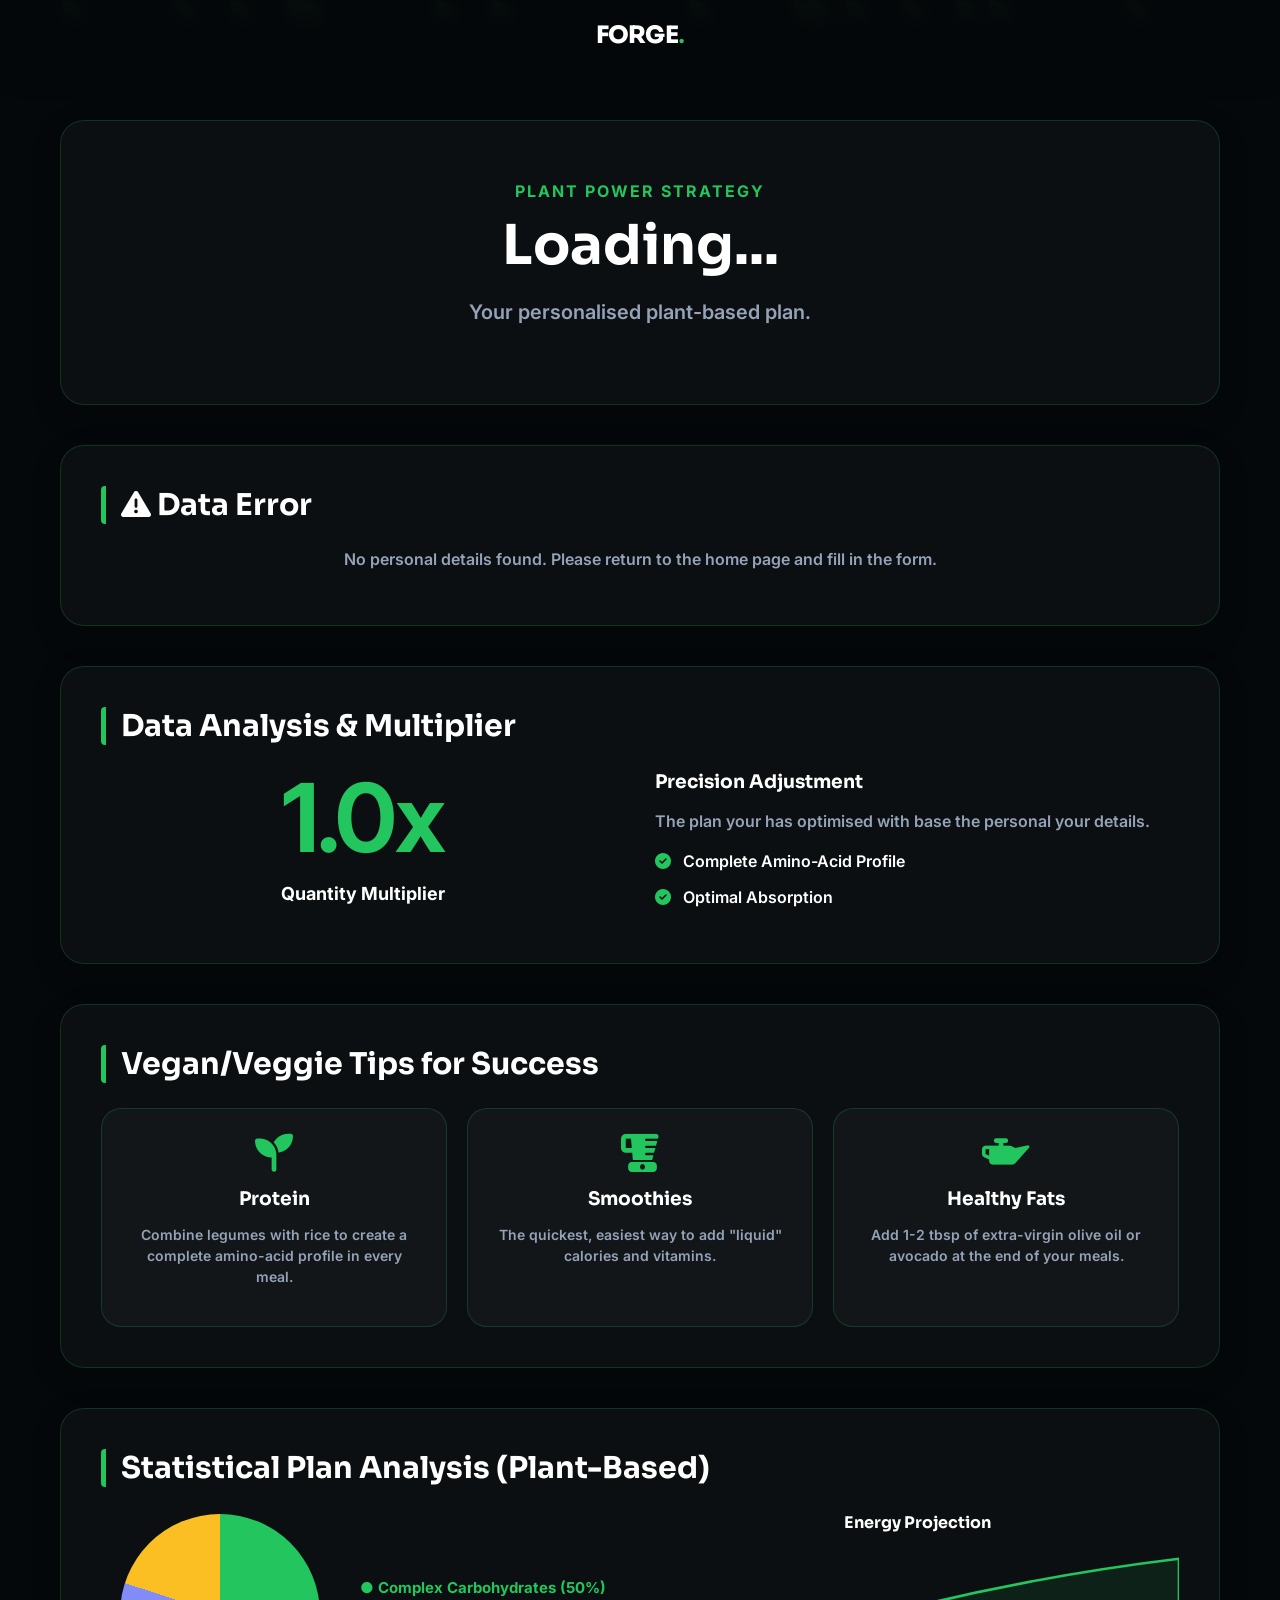
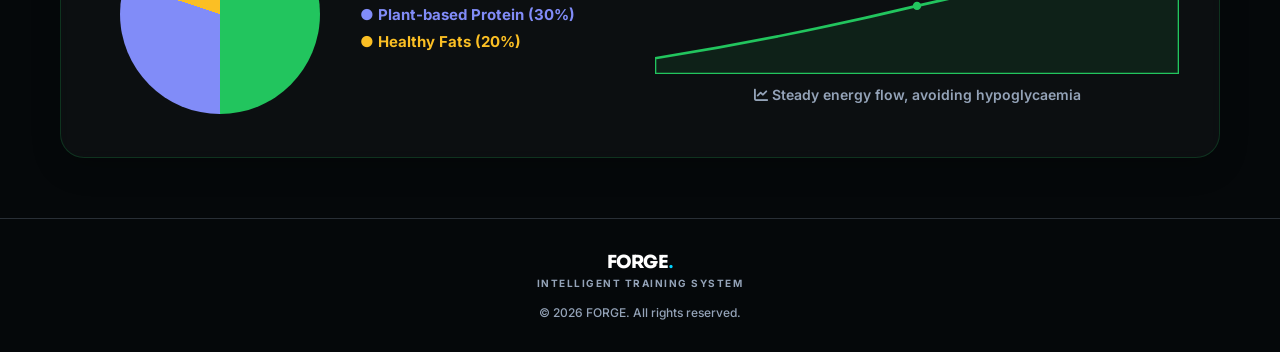
<file: vegan-veg-results.html>
<!DOCTYPE html>
<html lang="en">
<head>
    <meta charset="UTF-8">
    <meta name="viewport" content="width=device-width, initial-scale=1.0">
    <title>DietPro | Plant-Based Premium Presentation</title>
    <link rel="preconnect" href="https://fonts.googleapis.com">
    <link rel="preconnect" href="https://fonts.gstatic.com" crossorigin>
    <link href="https://fonts.googleapis.com/css2?family=Sora:wght@400;500;600;700;800&family=Inter:wght@300;400;500;600;700;800&display=swap" rel="stylesheet">
    <link rel="stylesheet" href="https://cdnjs.cloudflare.com/ajax/libs/font-awesome/6.5.1/css/all.min.css">
    
    <style>
        
        :root {
            --primary: #22c55e; 
            --accent: #15803d; 
            --darker: #05080a;
            --white: #ffffff;
            --text-muted: #94a3b8;
            --card-bg: rgba(255, 255, 255, 0.03);
            --border: rgba(34, 197, 94, 0.2);
            
            
            --quote-bg-img: url('https://images.unsplash.com/photo-1512621776951-a57141f2eefd?q=80&w=1200');
            --quote-overlay: rgba(5, 8, 10, 0.93);
            --quote-text-shadow: 0 2px 10px rgba(0,0,0,0.5);
        }

        
        body.light-mode {
            --darker: #f0f4f0;
            --white: #1a1a1a;
            --text-muted: #4b5563;
            --card-bg: #ffffff;
            --border: #d1fae5;
            
            
            --quote-bg-img: url('https://images.unsplash.com/photo-1512621776951-a57141f2eefd?q=80&w=1200');
            --quote-overlay: rgba(240, 244, 240, 0.85);
            --quote-text-shadow: 0 1px 4px rgba(255,255,255,0.8);
        }

        
        * { 
            box-sizing: border-box; 
            font-family: 'Inter', sans-serif !important;
        }

        
        .fas, .far, .fab, .fa {
            font-family: 'Font Awesome 6 Free', 'Font Awesome 6 Brands' !important;
            font-weight: 900 !important;
        }
        
        h1, h2, h3, h4, .logo {
            font-family: 'Sora', sans-serif !important;
        }
        
        body {
            margin: 0; 
            padding: 0;
            background-color: var(--darker);
            color: var(--white);
            font-weight: 600; 
            transition: background-color 0.5s ease, color 0.5s ease;
            overflow-x: hidden;
        }

        
        .leaves-container {
            position: fixed; top: 0; left: 0; width: 100%; height: 100%;
            pointer-events: none; z-index: 0;
        }
        .leaf {
            position: absolute; width: 20px; height: 20px;
            background: var(--primary);
            opacity: 0.3;
            border-radius: 0 100% 0 100%;
            animation: fall linear infinite;
        }
        @keyframes fall {
            0% { transform: translateY(-10vh) rotate(0deg); opacity: 0; }
            20% { opacity: 0.4; }
            100% { transform: translateY(110vh) rotate(360deg); opacity: 0; }
        }

        
        .navbar {
            position: fixed; top: 0; width: 100%; z-index: 1000;
            display: flex; justify-content: space-between; align-items: center;
            padding: 20px 8%; background: rgba(5, 8, 10, 0.85);
            backdrop-filter: blur(10px); transition: all 0.3s ease;
            box-shadow: 0 4px 30px rgba(0, 0, 0, 0.1);
        }
        body.light-mode .navbar {
            background: rgba(240, 244, 240, 0.9);
            border-bottom: 1px solid var(--border);
        }
        .navbar.navbar-clean { justify-content: center; }
        .logo { font-size: 24px; font-weight: 800; letter-spacing: -0.04em; color: var(--white); text-decoration: none; }
        .logo span { color: var(--primary); }
        a.logo:hover { opacity: 0.85; }
        .nav-links { display: flex; align-items: center; gap: 30px; }
        .nav-links a { color: var(--white); text-decoration: none; font-weight: 700; font-size: 15px; }

        
        .mode-switch {
            width: 60px; height: 30px; background: #1e293b;
            border-radius: 15px; position: relative; cursor: pointer;
            border: 2px solid var(--primary); transition: all 0.3s ease;
        }
        body.light-mode .mode-switch { background: #cbd5e1; }
        .switch-ball {
            width: 24px; height: 24px; background: var(--white);
            border-radius: 50%; position: absolute; top: 1px; left: 2px;
            display: flex; align-items: center; justify-content: center;
            font-size: 14px; transition: all 0.3s ease;
        }
        body.light-mode .switch-ball { left: 30px; background: #0f172a; }

        
        .presentation-container {
            max-width: 1200px;
            margin: 120px auto 60px auto;
            padding: 0 20px;
            display: grid;
            gap: 40px;
            position: relative;
            z-index: 1;
        }

        .slide-container {
            width: 100%; 
            background-color: var(--card-bg);
            border: 1px solid var(--border);
            padding: 40px; 
            position: relative;
            overflow: hidden; 
            border-radius: 24px; 
            box-shadow: 0 10px 30px rgba(0,0,0,0.2);
            transition: all 0.3s ease;
            backdrop-filter: blur(5px);
        }
        body.light-mode .slide-container {
            box-shadow: 0 4px 20px rgba(0,0,0,0.05);
        }

        h1, h2, h3 { color: var(--white); margin: 0; }
        
        .slide-title { 
            font-size: 30px; 
            font-weight: 700;
            margin-bottom: 25px; 
            border-left: 5px solid var(--primary); 
            padding-left: 15px; 
            border-radius: 4px;
        }

        
        .grid-2-columns { display: grid; grid-template-columns: 1fr 1fr; gap: 30px; align-items: center; }
        .grid-3-columns { display: grid; grid-template-columns: repeat(3, 1fr); gap: 20px; }
        @media (max-width: 768px) { .grid-2-columns, .grid-3-columns { grid-template-columns: 1fr; } }

        
        .info-card {
            background: var(--card-bg);
            border: 1px solid var(--border);
            padding: 25px;
            border-radius: 20px; 
            text-align: center;
            transition: all 0.3s ease;
        }
        .info-card i { font-size: 38px; color: var(--primary); margin-bottom: 15px; display: inline-block; }
        
        
        .table-layout table { 
            width: 100%; border-collapse: collapse; background: var(--card-bg); 
            border-radius: 18px; overflow: hidden; margin-top: 15px;
        }
        .table-layout th, .table-layout td { padding: 14px; text-align: left; border-bottom: 1px solid var(--border); }
        .table-layout th { background: rgba(34, 197, 94, 0.1); color: var(--primary); font-weight: 700; }
        body.light-mode .table-layout th { background: rgba(34, 197, 94, 0.08); color: var(--accent); }

        
        .accordion-item { 
            background: var(--card-bg); border: 1px solid var(--border); 
            border-radius: 18px; margin-bottom: 14px; padding: 15px 20px; 
        }
        .accordion-header { 
            display: flex; justify-content: space-between; align-items: center; 
            cursor: pointer; font-size: 1.1rem; font-weight: 700;
        }
        .accordion-header i { color: var(--primary); transition: transform 0.3s ease; }
        .accordion-content { 
            max-height: 0; overflow: hidden; transition: max-height 0.5s ease-out; 
            color: var(--text-muted); font-size: 16px;
        }
        .accordion-item.active .accordion-content { max-height: 1500px; margin-top: 10px; }
        .accordion-item.active .accordion-header i { transform: rotate(180deg); }

        
        .doughnut-chart-container { display: flex; align-items: center; gap: 40px; justify-content: center; }
        .doughnut { 
            width: 200px; height: 200px; border-radius: 50%; 
            background: conic-gradient(var(--primary) 0% 50%, #818cf8 50% 80%, #fbbf24 80% 100%); 
        }
        .highlight-num { font-size: 95px; font-weight: 700; color: var(--primary); line-height: 1; letter-spacing: -2px; }
    </style>
<style id="embed-style">

body.embed-mode .navbar, body.embed-mode .site-footer { display: none !important; }
body.embed-mode { padding-top: 0 !important; }
body.embed-mode .results-wrapper, body.embed-mode main, body.embed-mode .container { padding-top: 24px !important; }
</style>
<script>
(function(){
  try {
    var p = new URLSearchParams(window.location.search);
    if (p.get('embed') === '1') {
      document.addEventListener('DOMContentLoaded', function(){
        document.body.classList.add('embed-mode');
      });
    }
  } catch(e){}
})();
</script>
<style id="print-expand">
@media print {
  
  .accordion-content { max-height: none !important; overflow: visible !important; margin-top: 10px !important; }
  .accordion-item .accordion-header i { transform: rotate(180deg) !important; }
  .navbar, .site-footer { display: none !important; }
}
</style>
</head>
<body>

<div class="leaves-container" id="leaves"></div>

<nav class="navbar navbar-clean">
    <a href="Instopt.html" class="logo">FORGE<span>.</span></a>
</nav>

<div class="presentation-container">

    <div class="slide-container" style="text-align: center; padding: 60px 20px;">
        <span style="color: var(--primary); font-weight: 700; letter-spacing: 2px;">PLANT POWER STRATEGY</span>
        <h1 style="font-size: 55px; margin-top: 10px; font-weight: 700;" id="main-title">Loading...</h1>
        <p style="font-size: 20px; color: var(--text-muted);" id="main-subtitle">Your personalised plant-based plan.</p>
    </div>

    <div class="slide-container">
        <h2 class="slide-title" id="dynamic-diet-title"><i class="fas fa-spinner fa-spin"></i> Loading your programme...</h2>
        <div id="dynamic-accordion-container">
            </div>
    </div>

    <div class="slide-container">
        <h2 class="slide-title">Data Analysis & Multiplier</h2>
        <div class="grid-2-columns">
            <div style="text-align: center;">
                <div class="highlight-num" id="multiplier-badge">1.0x</div>
                <p style="font-size: 18px; font-weight: 700;">Quantity Multiplier</p>
            </div>
            <div>
                <h3 style="font-weight: 700;">Precision Adjustment</h3>
                <p style="color: var(--text-muted); line-height: 1.6; font-size: 16px;" id="multiplier-reason">
                    The plan your has optimised with base the personal your details.
                </p>
                <p style="font-size: 16px;"><i class="fas fa-check-circle" style="color: var(--primary); margin-right: 8px;"></i> Complete Amino-Acid Profile</p>
                <p style="font-size: 16px;"><i class="fas fa-check-circle" style="color: var(--primary); margin-right: 8px;"></i> Optimal Absorption</p>
            </div>
        </div>
    </div>

    <div class="slide-container">
        <h2 class="slide-title">Vegan/Veggie Tips for Success</h2>
        <div class="grid-3-columns">
            <div class="info-card">
                <i class="fas fa-seedling"></i>
                <h3 style="font-weight: 700;">Protein</h3>
                <p style="color: var(--text-muted); font-size: 14px; line-height: 1.5;">Combine legumes with rice to create a complete amino-acid profile in every meal.</p>
            </div>
            <div class="info-card">
                <i class="fas fa-blender"></i>
                <h3 style="font-weight: 700;">Smoothies</h3>
                <p style="color: var(--text-muted); font-size: 14px; line-height: 1.5;">The quickest, easiest way to add "liquid" calories and vitamins.</p>
            </div>
            <div class="info-card">
                <i class="fas fa-oil-can"></i>
                <h3 style="font-weight: 700;">Healthy Fats</h3>
                <p style="color: var(--text-muted); font-size: 14px; line-height: 1.5;">Add 1-2 tbsp of extra-virgin olive oil or avocado at the end of your meals.</p>
            </div>
        </div>
    </div>

    <div class="slide-container">
        <h2 class="slide-title">Statistical Plan Analysis (Plant-Based)</h2>
        <div class="grid-2-columns">
            <div class="doughnut-chart-container">
                <div class="doughnut"></div>
                <div style="font-size: 15px; font-weight: 700;">
                    <p style="color: var(--primary); margin: 8px 0;">● Complex Carbohydrates (50%)</p>
                    <p style="color: #818cf8; margin: 8px 0;">● Plant-based Protein (30%)</p>
                    <p style="color: #fbbf24; margin: 8px 0;">● Healthy Fats (20%)</p>
                </div>
            </div>
            <div style="text-align: center;">
                <h3 style="font-size: 1rem; margin-bottom: 10px; font-weight: 700;">Energy Projection</h3>
                <svg viewBox="0 0 1000 250" style="width: 100%; height: auto; max-height: 140px;">
                    <path d="M0,220 Q250,180 500,120 T1000,30 L1000,250 L0,250 Z" fill="rgba(34, 197, 94, 0.1)" stroke="var(--primary)" stroke-width="5" stroke-linecap="round"/>
                    <circle cx="500" cy="120" r="8" fill="var(--primary)" />
                </svg>
                <p style="color: var(--text-muted); font-size: 14px; margin-top: 8px;"><i class="fas fa-chart-line"></i> Steady energy flow, avoiding hypoglycaemia</p>
            </div>
        </div>
    </div>

    

</div>

<script>
        
        const plantDatabase = {
            vegan: {
                woman: {
                    title: "Vegan (Plant-Based Power)",
                    subtitle: "Programme for Female (Vegan Lean Bulk)",
                    badgeColor: "bg-emerald-50 text-emerald-700 border border-emerald-200",
                    tips: [
                        "<strong>Don't fear the Oil:</strong> Each meal must to has 1-2 tablespoons raw olive oil in the end. It is the more easy way for +250 calories.",
                        "<strong>Liquid Calories:</strong> The smoothies is the best friend your. You can to 'drink' 600-800 calories lots of more easily from the to the eat in solid meal.",
                        "<strong>Protein Combining:</strong> Combine legumes with rice or quinoa (e.g. lentils & rice) for to get all the essential amino acids."
                    ],
                    weeks: [
                        {
                            name: "Week 1: Plant Ignition",
                            days: [
                                { day: "Monday", breakfast: "1 cup oats with soy milk, 1 tbsp chia & berries", lunch: "1.5 cup Lentils with 1 cup rice brown & salad", snack: "1 handful almonds & 1 apple" },
                                { day: "Tuesday", breakfast: "'Omelette' from chickpea flour with spinach & 1 slice bread", lunch: "150g Tofu grilled with 120g sweet potato & broccoli", snack: "1 yogurt soy with 1 tbsp flaxseed" },
                                { day: "Wednesday", breakfast: "2 slices whole-grain bread with 1/2 avocado & cherry tomatoes", lunch: "1.5 cup Chickpeas with 1/2 cup quinoa & lemon", snack: "1 scoop plant-based protein & 1 banana" },
                                { day: "Thursday", breakfast: "Smoothie: Almond milk, 1 tbsp peanut butter, 30g oats", lunch: "Burger from black beans in bread roll whole-grain & salad", snack: "2 rice cakes with tahini & honey (or syrup agave)" },
                                { day: "Friday", breakfast: "1 bowl yogurt soy with granola & dried figs", lunch: "150g Tempeh with 1 cup basmati rice & grilled vegetables", snack: "10 walnuts & 1 orange" },
                                { day: "Saturday", breakfast: "Oat pancakes (with soy milk & flaxseed)", lunch: "Whole-grain pasta with sauce from lentils (bolognese)", snack: "1/2 avocado with salt & pepper" },
                                { day: "Sunday", breakfast: "2 slices bread with tahini & slices banana", lunch: "Vegan Cheat: Burger plant-based with fries", snack: "1 handful mixed nuts" }
                            ]
                        },
                        {
                            name: "Week 2: Variety & Plant-based Protein",
                            days: [
                                { day: "Monday", breakfast: "Chia Pudding (4 tbsp chia in soy milk) with 1/2 mango or banana", lunch: "150g Tofu smoked, 1 cup quinoa & grilled zucchini", snack: "1 handful pistachios & 2 dried apricots" },
                                { day: "Tuesday", breakfast: "2 slices whole-grain bread with 2 tbsp hummus & hemp seeds", lunch: "Whole-grain pasta (1.5 cup) with sauce 'ground meat' from mushrooms", snack: "1 yogurt soy with cinnamon & 1 tbsp sunflower seeds" },
                                { day: "Wednesday", breakfast: "Smoothie: Almond milk, 1 scoop vegan protein, 30g oats & cocoa", lunch: "1.5 cup Chickpeas (creamy) with 1 slice bread & olives", snack: "1 toast whole-grain with peanut butter & a little honey" },
                                { day: "Thursday", breakfast: "1 cup Oats cooked (porridge) with soy milk & 10 walnuts", lunch: "150g Tempeh or Seitan with 1 large potato grilled & salad", snack: "2 rice cakes with avocado & salt/pepper" },
                                { day: "Friday", breakfast: "2 Oat pancakes (oats, soy milk, flaxseed)", lunch: "1.5 cup Green beans with 100g Tofu (in cubes) & 1/2 cup rice", snack: "1 protein bar (vegan) & 1 green apple" },
                                { day: "Saturday", breakfast: "1 slice whole-grain bread with tahini, honey & chia seeds", lunch: "2 Burger vegetables (homemade) with 1 cup quinoa & salad", snack: "1 handful cashews & 1 juice orange" },
                                { day: "Sunday", breakfast: "Tofu Scramble (100g tofu) with turmeric & 1 slice bread", lunch: "Vegan Cheat: Souvlaki with mushroom gyros or Seitan", snack: "1 sesame bar" }
                            ]
                        },
                        {
                            name: "Week 3: Dynamic Reset",
                            days: [
                                { day: "Monday", breakfast: "'Omelette' chickpea with spinach & mushrooms, 1 slice whole-grain bread", lunch: "Chicken soy (Heura/Tofu) stir-fry with noodles & vegetables", snack: "1 yogurt soy with 2 tbsp granola & raisins" },
                                { day: "Tuesday", breakfast: "2 large rusks barley with hummus, tomato & 5 olives", lunch: "2 lentil patties with sweet potato mash (with almond milk)", snack: "10 cashews & 1 orange" },
                                { day: "Wednesday", breakfast: "Smoothie: 1 scoop vegan protein, 1 banana, 3 tbsp oats", lunch: "150g Tempeh with 1/2 cup quinoa & broccoli steamed", snack: "2 rice cakes with avocado & smoked tofu" },
                                { day: "Thursday", breakfast: "1 cup oats (porridge) with soy milk & 10 pumpkin seeds", lunch: "Penne whole-grain with sauce 'ground meat' mushroom & nutritional yeast", snack: "1 handful sunflower seeds & 2 prunes" },
                                { day: "Friday", breakfast: "Yogurt soy with 1 tsp peanut butter, honey & 2 tbsp oats", lunch: "Lentils 'dry' (salad) with quinoa, peppers & 1 small rusk", snack: "1 cereal bar (vegan) & a little soy milk" },
                                { day: "Saturday", breakfast: "Tofu scrambled (100g) with turmeric in 2 slices toasted bread", lunch: "Risotto with assorted mushrooms, vegan parmesan & truffle oil", snack: "1 banana with 1 tablespoon tahini" },
                                { day: "Sunday", breakfast: "Oat pancakes with syrup maple & 5-6 walnuts", lunch: "Vegan Cheat: Vegan Burger or homemade cheese pie with plant-based cheese", snack: "1 handful mix nuts" }
                            ]
                        },
                        {
                            name: "Week 4: Max Plant Calories (Final Stage)",
                            days: [
                                { day: "Monday", breakfast: "2 slices bread with 1/2 avocado & 1 tbsp nutritional yeast", lunch: "150g Tofu grilled, 1.5 cup basmati rice & broccoli", snack: "1 yogurt soy with granola & 1 date" },
                                { day: "Tuesday", breakfast: "1.5 cup Oats with soy milk, 1 tbsp almond butter & berries", lunch: "Chili sin Carne (black beans, corn, sauce) with rice", snack: "1 handful walnuts & 1 banana" },
                                { day: "Wednesday", breakfast: "Breakfast Burrito: Tortilla with tofu scramble & black beans", lunch: "Whole-grain pasta with pesto basil & cashews", snack: "Smoothie: Almond milk & 1 scoop protein" },
                                { day: "Thursday", breakfast: "Oat pancakes with syrup agave & slices banana", lunch: "1.5 cup Baked giant beans with 1 slice bread & salad", snack: "2 rice cakes with tahini & honey" },
                                { day: "Friday", breakfast: "1 bowl yogurt soy with lots of granola & 1 tbsp chia", lunch: "150g Seitan 'lemon (sauce)' with baked potatoes", snack: "1 protein bar (vegan)" },
                                { day: "Saturday", breakfast: "2 slices whole-grain bread with hummus & roasted peppers", lunch: "Risotto mushroom with plenty of nutritional yeast", snack: "1 handful pistachios" },
                                { day: "Sunday", breakfast: "Hearty breakfast with pancakes & nuts", lunch: "Vegan Cheat: Vegan Pizza with plant-based cheese", snack: "1 fruit & a few walnuts" }
                            ]
                        }
                    ]
                },
                man: {
                    title: "Vegan (Plant-Based Power)",
                    subtitle: "Programme for Male (Vegan Mass Bulking)",
                    badgeColor: "bg-emerald-50 text-emerald-700 border border-emerald-200",
                    tips: [
                        "<strong>Don't fear the Oil:</strong> Each meal must to has 1-2 tablespoons raw olive oil in the end. It is the more easy way for +250 calories.",
                        "<strong>Liquid Calories:</strong> The smoothies is the best friend your. You can to 'drink' 600-800 calories lots of more easily from the to the eat in solid meal.",
                        "<strong>Protein Combining:</strong> Combine legumes with rice or quinoa (e.g. lentils & rice) for to get all the essential amino acids."
                    ],
                    weeks: [
                        {
                            name: "Week 1: Vegan Foundation",
                            days: [
                                { day: "Monday", breakfast: "1.5 cup oats with soy milk, 2 tbsp peanut butter, 1 banana", lunch: "2 cup Lentils creamy, 1.5 cup rice, olives & 2 slices bread", snack: "Smoothie: 2 scoop plant-based protein, 50g oats, milk" },
                                { day: "Tuesday", breakfast: "Tofu Scramble (200g tofu) with turmeric, vegetables & 2 slices bread", lunch: "200g Seitan (or Tempeh) with 2 large baked potatoes", snack: "1 handful cashews & 2 dried prunes" },
                                { day: "Wednesday", breakfast: "3 slices whole-grain bread with 1 whole avocado & hemp seeds", lunch: "2 cup Chickpeas with 1.5 cup quinoa & lots of olive oil", snack: "1 yogurt soy with 1/2 cup granola & honey" },
                                { day: "Thursday", breakfast: "Oat pancakes (double serving) with tahini, honey & walnuts", lunch: "2 plant-based burgers (e.g. Beyond) with 2 cup rice & salad", snack: "2 toast whole-grain with hummus & cucumber" },
                                { day: "Friday", breakfast: "1 bowl yogurt soy (large), 60g oats, chia & fruit", lunch: "Green beans with 200g Tofu & 1 slice bread", snack: "1 protein bar (vegan) & 1 juice" },
                                { day: "Saturday", breakfast: "Smoothie Bowl: Bananas, berries, protein, oats, nuts", lunch: "Whole-grain pasta (large portion) with soy mince & vegan cheese", snack: "1 handful pistachios & 1 banana" },
                                { day: "Sunday", breakfast: "Hearty breakfast with 'omelette' chickpea, avocado & bread", lunch: "Vegan Cheat: Vegan Pizza or Souvlaki with mushroom gyros", snack: "1 sesame bar & nuts" }
                            ]
                        },
                        {
                            name: "Week 2: High Density & Muscle Recovery",
                            days: [
                                { day: "Monday", breakfast: "Tofu Scramble (250g tofu), 2 slices whole-grain bread & avocado", lunch: "250g Seitan or Tempeh, 2 cup basmati rice & broccoli", snack: "Smoothie: 2 scoop protein, 50g oats, 1 tbsp peanut butter" },
                                { day: "Tuesday", breakfast: "1.5 cup Oats with soy milk, 2 tbsp peanut butter & 1 banana", lunch: "2.5 cup Whole-grain pasta with soy mince & vegan cheese", snack: "1 yogurt soy with 1/2 cup granola & 2 dates" },
                                { day: "Wednesday", breakfast: "3 slices whole-grain bread with hummus, tomato & 15 walnuts", lunch: "2 cup Chickpeas (creamy) with 1.5 cup quinoa & olives", snack: "2 rice cakes with tahini, honey & hemp seeds" },
                                { day: "Thursday", breakfast: "Smoothie Bowl: 2 bananas, 2 scoop protein, oats & nuts", lunch: "2 Vegan Burgers (Beyond/Bio) with 2 large roasted potatoes", snack: "1 toast whole-grain with avocado & 1 handful pistachios" },
                                { day: "Friday", breakfast: "3 Oat pancakes (large) with honey, tahini & cocoa", lunch: "2 cup Lentils 'dry' with 150g Tofu smoked & 2 slices bread", snack: "1 protein bar (vegan) & 1 glass soy milk" },
                                { day: "Saturday", breakfast: "2 slices bread with peanut butter & 2 bananas", lunch: "Risotto mushroom (large portion) with cashews & yeast", snack: "1 handful cashews & dried figs" },
                                { day: "Sunday", breakfast: "Hearty breakfast (Tofu scramble, potatoes, bread, juice)", lunch: "Vegan Cheat: Vegan Burger with fries", snack: "1 sesame bar & nuts" }
                            ]
                        },
                        {
                            name: "Week 3: Dynamic Reset",
                            days: [
                                { day: "Monday", breakfast: "'Omelette' chickpea (double serving) with spinach, 2 slices whole-grain bread", lunch: "Seitan or Tofu stir-fry with noodles rice, vegetables & cashews", snack: "1 large yogurt soy with granola & black raisins" },
                                { day: "Tuesday", breakfast: "3 large rusks with hummus, tomato, olives & plenty of oil", lunch: "3 soy patties or lentils with plenty of sweet potato mash", snack: "1 large handful cashews & 1 orange" },
                                { day: "Wednesday", breakfast: "Smoothie: 2 scoop vegan protein, 1 banana, 5 tbsp oats", lunch: "200g Tofu 'steak' with 1.5 cup quinoa & broccoli", snack: "3 rice cakes with avocado & smoked tofu" },
                                { day: "Thursday", breakfast: "1.5 cup oats (porridge) with soy milk, cinnamon & 1 handful sunflower seeds", lunch: "Penne whole-grain (large portion) with cream soy & mushrooms", snack: "2 dates stuffed with peanut butter & 2 prunes" },
                                { day: "Friday", breakfast: "Yogurt soy with 1 tbsp peanut butter, honey & 4 tbsp oats", lunch: "Lentils 'dry' with 1/2 cup rice, corn & 2 rusks", snack: "1 protein bar (vegan) & 1 glass soy milk" },
                                { day: "Saturday", breakfast: "Tofu scrambled (200g) with 3 slices toasted bread", lunch: "Risotto mushroom with nutritional yeast & truffle oil", snack: "1 banana with 1 large tablespoon tahini" },
                                { day: "Sunday", breakfast: "Oat pancakes (double serving) with honey & walnuts", lunch: "Vegan Cheat: Vegan Pizza or Burger with potatoes", snack: "1 large handful nuts" }
                            ]
                        },
                        {
                            name: "Week 4: Absolute Max Calories (Final Stage)",
                            days: [
                                { day: "Monday", breakfast: "2 slices bread with avocado & 200g Tofu scrambled", lunch: "250g Tofu grilled, 2.5 cup rice & grilled vegetables", snack: "Smoothie: 2 scoop protein, 1 banana, 2 tbsp tahini" },
                                { day: "Tuesday", breakfast: "2 cup Oats (porridge) with soy milk, honey & hazelnuts", lunch: "2.5 cup Pasta Carbonara (with cream soy & smoked tofu)", snack: "Yogurt soy with granola & 2 dried prunes" },
                                { day: "Wednesday", breakfast: "3 slices bread with peanut butter, honey & 1 banana", lunch: "2 cup Giant baked beans with 1 plant-based sausage & 2 slices bread", snack: "1 handful mixed nuts & 1 protein bar" },
                                { day: "Thursday", breakfast: "Oat pancakes (double serving) with syrup & walnuts", lunch: "250g Seitan 'in tomato sauce' with 2 cup quinoa & salad", snack: "2 toast with hummus & cucumber" },
                                { day: "Friday", breakfast: "1 large bowl yogurt soy with oats, chia & fruit", lunch: "2.5 cup Chickpea stew with 1.5 cup rice & lots of olive oil", snack: "Smoothie: Almond milk, 2 scoop protein, cocoa" },
                                { day: "Saturday", breakfast: "Breakfast Burrito (2 tortillas) with tofu, beans & avocado", lunch: "1 large portion Pastitsio (vegan with soy mince)", snack: "1 handful cashews & 1 banana" },
                                { day: "Sunday", breakfast: "Whatever you've been missing as a vegan, in a big portion!", lunch: "Vegan Cheat: Vegan Pizza or Burger", snack: "1 fruit & nuts" }
                            ]
                        }
                    ]
                }
            },
            vegetarian: {
                woman: {
                    title: "Vegetarian (The Dairy & Egg Edge)",
                    subtitle: "Programme for Female (Vegetarian Lean Bulk)",
                    badgeColor: "bg-teal-50 text-teal-700 border border-teal-200",
                    tips: [
                        "Select dairy low fat (2%) for sufficient intake protein without excessively saturated fats.",
                        "Don't skip the eggs as are source protein high biological value and choline.",
                        "*Note: If the plan includes salmon and follow strict vegetarian diet, replace with grilled cheese or tofu."
                    ],
                    weeks: [
                        {
                            name: "Week 1: The Base (Protein & Fiber)",
                            days: [
                                { day: "Monday", breakfast: "2 eggs omelette, 1/2 cup oats with milk 2% & honey", lunch: "150g Cottage cheese, 1 cup basmati rice & grilled vegetables", snack: "1 toast whole-grain with light cheese & avocado" },
                                { day: "Tuesday", breakfast: "1 slice whole-grain bread with peanut butter & 1 banana", lunch: "1.5 cup Lentils with 30g feta & 1 boiled egg", snack: "1 yogurt (2%) with 5 walnuts & honey" },
                                { day: "Wednesday", breakfast: "2 scrambled eggs in 1 slice whole-grain bread", lunch: "Whole-grain pasta with sauce tomato & plenty of mizithra cheese", snack: "10 almonds & 1 dried fig" },
                                { day: "Thursday", breakfast: "Oat pancakes (egg white, oats, 1 tbsp yogurt)", lunch: "Patties vegetables with 1/2 cup quinoa & salad", snack: "2 rice cakes with tahini & honey" },
                                { day: "Friday", breakfast: "1 bowl yogurt (2%) with granola & fresh fruit", lunch: "Chickpeas with 1/2 cup rice, 30g anthotyro cheese & olives", snack: "1 protein bar & 1 glass milk" },
                                { day: "Saturday", breakfast: "1 toast with boiled egg, light cheese & tomato", lunch: "Soufflé broccoli with cheeses low fat & egg", snack: "Smoothie: Milk, half banana & 1 tsp peanut butter" },
                                { day: "Sunday", breakfast: "2 fried eggs (non-stick) with 1 slice bread", lunch: "Veggie Cheat: Burger vegetables with potatoes", snack: "1 handful nuts" }
                            ]
                        },
                        {
                            name: "Week 2: Variety & Calcium",
                            days: [
                                { day: "Monday", breakfast: "2 boiled eggs, 1 slice whole-grain bread with cream cheese", lunch: "Spinach rice with 1 egg poached & 30g feta", snack: "1 kiwi & 10 pistachios" },
                                { day: "Tuesday", breakfast: "Bowl yogurt (2%), oats, cocoa & 1 tbsp chia", lunch: "Penne whole-grain with pesto basil & mozzarella light", snack: "2 rye crackers with cottage cheese" },
                                { day: "Wednesday", breakfast: "Omelette (2 eggs) with mushrooms, peppers & cheese", lunch: "Green beans oil-based dishes with 1 boiled egg & anthotyro cheese", snack: "Smoothie: Milk 2%, 1 apple & cinnamon" },
                                { day: "Thursday", breakfast: "1 slice bread with tahini, honey & chia seeds", lunch: "Stuffed vegetables with rice & pine nuts + 1 tub yogurt", snack: "1 tub cottage cheese with half pear" },
                                { day: "Friday", breakfast: "2 fried eggs with 1 slice whole-grain bread & cherry tomatoes", lunch: "Fava (split-pea purée) with spring onion, olives & 1 boiled egg", snack: "5 walnuts & 1 square dark chocolate" },
                                { day: "Saturday", breakfast: "1 slice French Toast (with egg white) with honey", lunch: "Lasagna with spinach, anthotyro cheese & white sauce yogurt", snack: "1 rice cake with peanut butter" },
                                { day: "Sunday", breakfast: "1 egg scrambled with 1/4 avocado & rye bread", lunch: "Veggie Cheat: Pizza with vegetables & extra cheeses", snack: "1 sesame bar" }
                            ]
                        },
                        {
                            name: "Week 3: Dynamic Reset",
                            days: [
                                { day: "Monday", breakfast: "2 eggs omelette with spinach & 3 tbsp oats", lunch: "150g Halloumi grilled, 1 cup quinoa & salad", snack: "1 yogurt 2% with 1 tbsp granola & raisins" },
                                { day: "Tuesday", breakfast: "1 large rusk with 40g light feta & tomato", lunch: "2 vegetable patties with sweet potato mash", snack: "10 cashews & 1 orange" },
                                { day: "Wednesday", breakfast: "Smoothie: 1 scoop whey, 1 banana, 2 tbsp oats", lunch: "2 boiled eggs, 1.5 cup fava (split-pea purée) & roasted peppers", snack: "1 rice cake with cottage cheese & salmon*" },
                                { day: "Thursday", breakfast: "2 scrambled eggs & 1/2 sesame bread ring (Thessaloniki-style)", lunch: "Penne whole-grain with sauce yogurt, garlic & dill", snack: "1 tbsp sunflower seeds & 2 prunes" },
                                { day: "Friday", breakfast: "Yogurt 2% with 1 tsp peanut butter & oats", lunch: "Lentils 'dry' with 1 boiled egg & rusk", snack: "1 small cereal bar" },
                                { day: "Saturday", breakfast: "2 scrambled eggs in 1 slice toasted bread", lunch: "Risotto with mushrooms, parmesan & a little truffle oil", snack: "Half banana with a little tahini" },
                                { day: "Sunday", breakfast: "Oat pancakes with 1 egg, yogurt & honey", lunch: "Veggie Cheat: Homemade cheese pie or spinach pie", snack: "1 handful nuts" }
                            ]
                        },
                        {
                            name: "Week 4: The Final Stage (Max Nutrients)",
                            days: [
                                { day: "Monday", breakfast: "2 eggs omelette with a little potato (-style tortilla)", lunch: "1 Vegetarian Burger (with patty legumes) & salad", snack: "Yogurt 2% with 5 almonds & honey" },
                                { day: "Tuesday", breakfast: "1 slice bread with 1/4 avocado & 1 egg poached", lunch: "Curry vegetables with chickpeas, coconut milk & rice", snack: "1 handful nuts & 1 banana" },
                                { day: "Wednesday", breakfast: "Oat bowl with milk 2%, cocoa & hazelnuts", lunch: "Spaghetti whole-grain Carbonara (with egg & parmesan)", snack: "1 slice whole-grain bread with light cheese" },
                                { day: "Thursday", breakfast: "2 boiled eggs, 1 slice bread, 1 piece graviera cheese", lunch: "Salmon* (or grilled cheese) with potatoes & asparagus", snack: "Smoothie: Milk 2%, peanut butter, honey" },
                                { day: "Friday", breakfast: "Pancakes with cottage cheese, egg whites & honey", lunch: "Baked giant beans with 50g feta & 1 slice bread", snack: "1 protein bar & 1 juice" },
                                { day: "Saturday", breakfast: "2 fried eggs with 1 small rusk & olives", lunch: "Pastitsio vegetables (with mushrooms & béchamel)", snack: "5 cashews & 1 apricot dried" },
                                { day: "Sunday", breakfast: "Hearty breakfast with eggs & 1 slice bread", lunch: "Veggie Cheat: Festive table (cheeses, pies)", snack: "1 fruit" }
                            ]
                        }
                    ]
                },
                man: {
                    title: "Vegetarian (The Dairy & Egg Edge)",
                    subtitle: "Programme for Male (Vegetarian Mass Bulking)",
                    badgeColor: "bg-teal-50 text-teal-700 border border-teal-200",
                    tips: [
                        "Select dairy high content (5%) for to cover the energy needs of the bulking.",
                        "The smoothies and the in-between snack with nuts offer easy and quality calories.",
                        "*Note: If the plan includes salmon and follow strict vegetarian diet, replace with grilled cheese or tofu."
                    ],
                    weeks: [
                        {
                            name: "Week 1: The Base (Protein & Volume)",
                            days: [
                                { day: "Monday", breakfast: "4 eggs omelette, 1 cup oats with whole milk & honey", lunch: "250g Cottage cheese, 2 cup basmati rice & salad", snack: "1 toast with 2 slices cheese, egg & avocado" },
                                { day: "Tuesday", breakfast: "2 slices bread with lots of peanut butter & 1 banana", lunch: "2 cup Lentils, 60g feta, 2 slices bread & 2 boiled eggs", snack: "1 yogurt (5%) with plenty of walnuts & honey" },
                                { day: "Wednesday", breakfast: "3 scrambled eggs in 2 slices rustic bread", lunch: "Pasta with sauce tomato & 1 cup grated cheese", snack: "1 handful almonds & 2 dried figs" },
                                { day: "Thursday", breakfast: "Oat pancakes (3 eggs, oats, 1 banana, honey)", lunch: "3 Patties vegetables with 1.5 cup quinoa & salad", snack: "2 rice cakes with tahini & honey" },
                                { day: "Friday", breakfast: "1 large bowl yogurt (5%) with granola & 2 fruit", lunch: "2 cup Chickpeas with 1 cup rice, 60g anthotyro cheese & olives", snack: "1 protein bar & 1 glass milk" },
                                { day: "Saturday", breakfast: "2 Toast with 3 eggs, cheese & butter", lunch: "Omelette baked (4 eggs) with potatoes & cheeses", snack: "Smoothie: Milk, 1 banana & 1 tbsp peanut butter" },
                                { day: "Sunday", breakfast: "3 fried eggs with 2 slices rustic bread & olives", lunch: "Veggie Cheat: Burger vegetables & potatoes", snack: "1 large handful mixed nuts" }
                            ]
                        },
                        {
                            name: "Week 2: Variety & Strength",
                            days: [
                                { day: "Monday", breakfast: "3 boiled eggs, 2 slices bread with cream cheese", lunch: "2 cup Spinach rice with 2 poached eggs & 60g feta", snack: "1 banana & 1 handful pistachios" },
                                { day: "Tuesday", breakfast: "Bowl yogurt (5%), oats, cocoa, honey & chia", lunch: "Whole-grain pasta (2 cup) with pesto & mozzarella", snack: "2 crackers with double cheese & 1 boiled egg" },
                                { day: "Wednesday", breakfast: "Omelette (4 eggs) with mushrooms, peppers & cheese", lunch: "2 cup Green beans with 2 boiled eggs & anthotyro cheese", snack: "Smoothie: Milk, 1 apple, cinnamon & oats" },
                                { day: "Thursday", breakfast: "2 slices bread with tahini, honey & chia seeds", lunch: "2 cup Peas with 2 baked potatoes & yogurt", snack: "1 tub cottage cheese with 1 pear" },
                                { day: "Friday", breakfast: "3 fried eggs with 2 slices bread & 1 sausage soy", lunch: "2 cup Chickpeas with 1 cup rice, olives & 60g feta", snack: "1 handful walnuts & a little dark chocolate" },
                                { day: "Saturday", breakfast: "French Toast (3 slices) with lots of honey & cinnamon", lunch: "Lasagna with spinach, anthotyro cheese & béchamel cheeses", snack: "1 toast with peanut butter & honey" },
                                { day: "Sunday", breakfast: "3 scrambled eggs with avocado & 2 slices bread", lunch: "Veggie Cheat: Pizza with 4 cheeses & vegetables", snack: "1 piece cake or sesame bar" }
                            ]
                        },
                        {
                            name: "Week 3: Dynamic Reset",
                            days: [
                                { day: "Monday", breakfast: "4 eggs omelette with spinach, 1 cup oats", lunch: "200g Halloumi, 1.5 cup rice brown & salad", snack: "1 yogurt 5% with granola & raisins" },
                                { day: "Tuesday", breakfast: "2 large rusks with feta, tomato & plenty of oil", lunch: "3 vegetable patties with double sweet potato mash", snack: "1 handful cashews & 1 orange" },
                                { day: "Wednesday", breakfast: "Smoothie: 2 scoop whey, banana, 5 tbsp oats", lunch: "3 boiled eggs, 2 cup fava (split-pea purée) & roasted peppers", snack: "2 rice cakes with cottage cheese & honey" },
                                { day: "Thursday", breakfast: "3 boiled eggs & 1 large sesame bread ring (Thessaloniki-style)", lunch: "Penne with sauce yogurt, cheeses & mushrooms", snack: "1 handful sunflower seeds & 2 prunes" },
                                { day: "Friday", breakfast: "Yogurt 5% with peanut butter, honey & oats", lunch: "Lentils 'dry' with 2 boiled eggs & 2 rusks", snack: "1 protein bar & 1 glass milk" },
                                { day: "Saturday", breakfast: "3 scrambled eggs with cheese & toasted bread", lunch: "Risotto with mushrooms, parmesan & truffle oil", snack: "1 banana with 1 large tablespoon tahini" },
                                { day: "Sunday", breakfast: "Oat pancakes (3 eggs) with lots of honey & walnuts", lunch: "Veggie Cheat: Large portion Pastitsio vegetables", snack: "1 handful mixed nuts" }
                            ]
                        },
                        {
                            name: "Week 4: The Final Stage (Max Calories)",
                            days: [
                                { day: "Monday", breakfast: "4 eggs omelette with potatoes (-style tortilla)", lunch: "2 Vegetarian Burgers (with cheese & avocado) & potatoes", snack: "Yogurt 5% with almonds & spoon sweet" },
                                { day: "Tuesday", breakfast: "2 slices bread with avocado, 2 poached eggs & cheese", lunch: "Curry vegetables with chickpeas, coconut milk & 2 cup rice", snack: "1 handful nuts & 1 banana" },
                                { day: "Wednesday", breakfast: "Oat bowl with milk, cocoa, honey & hazelnuts", lunch: "Spaghetti Carbonara (with 3 eggs & parmesan)", snack: "2 slices bread with cheese & turkey plant-based" },
                                { day: "Thursday", breakfast: "3 boiled eggs, 2 slices bread, 1 piece graviera cheese", lunch: "Salmon* (or grilled cheese) with 2 potatoes & salad", snack: "Smoothie: Milk, peanut butter, honey" },
                                { day: "Friday", breakfast: "Pancakes with cottage cheese, 2 eggs & lots of honey", lunch: "Baked giant beans with 60g feta & 2 slices bread", snack: "1 protein bar & 1 juice" },
                                { day: "Saturday", breakfast: "3 fried eggs with 2 rusks, oil & olives", lunch: "Moussaka vegetables (with potatoes, eggplants & cheeses)", snack: "1 handful cashews & dried apricots" },
                                { day: "Sunday", breakfast: "Whatever you've missed most (e.g. cheese pies)", lunch: "Veggie Cheat: Pizza with extra cheese & vegetables", snack: "1 fruit & nuts" }
                            ]
                        }
                    ]
                }
            }
        };
</script>

<script>
   
function toggleTheme() {
    const body = document.body;
    const modeIcon = document.getElementById('mode-icon');
    body.classList.toggle('light-mode');
    const isLight = body.classList.contains('light-mode');
    if (modeIcon) modeIcon.innerHTML = isLight ? "\u2600\ufe0f" : "\ud83c\udf19";
    try { localStorage.setItem('theme', isLight ? 'light' : 'dark'); } catch (e) {}
}

try {
    if (localStorage.getItem('theme') === 'light') {
        document.body.classList.add('light-mode');
        var __mi = document.getElementById('mode-icon');
        if (__mi) __mi.innerHTML = "\u2600\ufe0f";
    }
} catch (e) {}


function toggleAccordion(headerElement) {
    const currentItem = headerElement.parentElement;
    const isActive = currentItem.classList.contains('active');
    
    document.querySelectorAll('.accordion-item').forEach(item => {
        item.classList.remove('active');
    });
    
    if (!isActive) {
        currentItem.classList.add('active');
    }
}


function createLeaves() {
    const container = document.getElementById('leaves');
    for (let i = 0; i < 15; i++) {
        const leaf = document.createElement('div');
        leaf.className = 'leaf';
        leaf.style.left = Math.random() * 100 + '%';
        leaf.style.animationDuration = (Math.random() * 5 + 5) + 's';
        leaf.style.animationDelay = Math.random() * 5 + 's';
        container.appendChild(leaf);
    }
}
createLeaves();


window.onload = function() {
    const params = new URLSearchParams(window.location.search);
    const cat = params.get('cat');       
    const goal = params.get('goal');     
    const urlGender = params.get('gender'); 
    const w = parseFloat(params.get('w'));
    const h = parseFloat(params.get('h'));
    
    const titleElement = document.getElementById('dynamic-diet-title');
    const mainTitle = document.getElementById('main-title');
    const accordionContainer = document.getElementById('dynamic-accordion-container');
    
    
    const genderKey = urlGender === 'male' ? 'man' : (urlGender === 'female' ? 'woman' : null);

    
    if (!cat || !genderKey || !w || !h || !plantDatabase[cat] || !plantDatabase[cat][genderKey]) {
        titleElement.innerHTML = "<i class='fas fa-exclamation-triangle'></i> Data Error";
        accordionContainer.innerHTML = "<p style='text-align:center; color:var(--text-muted);'>No personal details found. Please return to the home page and fill in the form.</p>";
        return;
    }

    const data = plantDatabase[cat][genderKey];
    mainTitle.innerText = cat === 'vegan' ? "Vegan Plan" : "Vegetarian Plan";
    titleElement.innerHTML = `<i class="fas fa-leaf"></i> ${data.title}`;
    
    
    let multiplier = (w > 80 || h > 180) ? 1.2 : 1.0;
    
    document.getElementById('multiplier-badge').innerText = multiplier + "x";
    if (multiplier > 1.0) {
        document.getElementById('multiplier-reason').innerHTML = `Based on your body type (Weight: ${w}kg, Height: ${h}cm), the gram amounts have been automatically increased by 20% to ideally cover your needs.`;
    }
    
    let accordionHtml = '';

    
    data.weeks.forEach((weekData, weekIndex) => {
        let activeClass = (weekIndex === 0) ? 'active' : '';
        
        accordionHtml += `
            <div class="accordion-item ${activeClass}">
                <div class="accordion-header" onclick="toggleAccordion(this)">
                    <span><i class="fas fa-calendar-alt" style="margin-right: 10px;"></i> ${weekData.name}</span>
                    <i class="fas fa-chevron-down"></i>
                </div>
                <div class="accordion-content table-layout">
                    <table>
                        <thead>
                            <tr>
                                <th>Day</th>
                                <th>Breakfast</th>
                                <th>Lunch</th>
                                <th>Snack</th>
                            </tr>
                        </thead>
                        <tbody>`;

        weekData.days.forEach(day => {
            let lunchText = day.lunch;
            
            
            if (multiplier > 1.0) {
                lunchText = lunchText.replace(/(\d+)g/g, function(match, grams) {
                    return Math.round(parseInt(grams) * multiplier) + "g";
                });
            }

            accordionHtml += `
                <tr>
                    <td><strong>${day.day}</strong></td>
                    <td>${day.breakfast}</td>
                    <td>${lunchText}</td>
                    <td>${day.snack}</td>
                </tr>`;
        });

        accordionHtml += `
                        </tbody>
                    </table>
                </div>
            </div>`;
    });

    accordionContainer.innerHTML = accordionHtml;
};
</script>

    <style>
    .site-footer {
        width: 100%;
        padding: 32px 0;
        border-top: 1px solid rgba(148, 163, 184, 0.25);
        margin-top: 60px;
        background: transparent;
    }
    .site-footer-inner { text-align: center; }
    .site-footer-logo {
        font-family: 'Sora', sans-serif;
        font-size: 1.125rem;
        font-weight: 800;
        letter-spacing: -0.04em;
        margin: 0 0 4px;
        color: inherit;
    }
    .site-footer-logo span { color: #00d2ff; }
    .site-footer-tagline {
        font-size: 10px;
        font-weight: 700;
        text-transform: uppercase;
        letter-spacing: 0.15em;
        color: #94a3b8;
        margin: 0 0 16px;
    }
    .site-footer-copy {
        font-size: 12px;
        font-weight: 500;
        color: #94a3b8;
        margin: 0;
    }
    </style>

    <footer class="site-footer">
        <div class="site-footer-inner">
            <h2 class="site-footer-logo">FORGE<span>.</span></h2>
            <p class="site-footer-tagline">Intelligent Training System</p>
            <p class="site-footer-copy">&copy; 2026 FORGE. All rights reserved.</p>
        </div>
    </footer>


<script>

(function(){
  try {
    var p = new URLSearchParams(window.location.search);
    if (p.get('embed') !== '1') return;
    function reportHeight(){
      var h = Math.max(document.body.scrollHeight, document.documentElement.scrollHeight);
      parent.postMessage({ forgeMealHeight: h }, '*');
    }
    window.addEventListener('load', function(){ reportHeight(); setTimeout(reportHeight, 600); });
    
    document.addEventListener('click', function(){ setTimeout(reportHeight, 100); setTimeout(reportHeight, 650); });
  } catch(e){}
})();
</script>
</body>
</html>
</file>
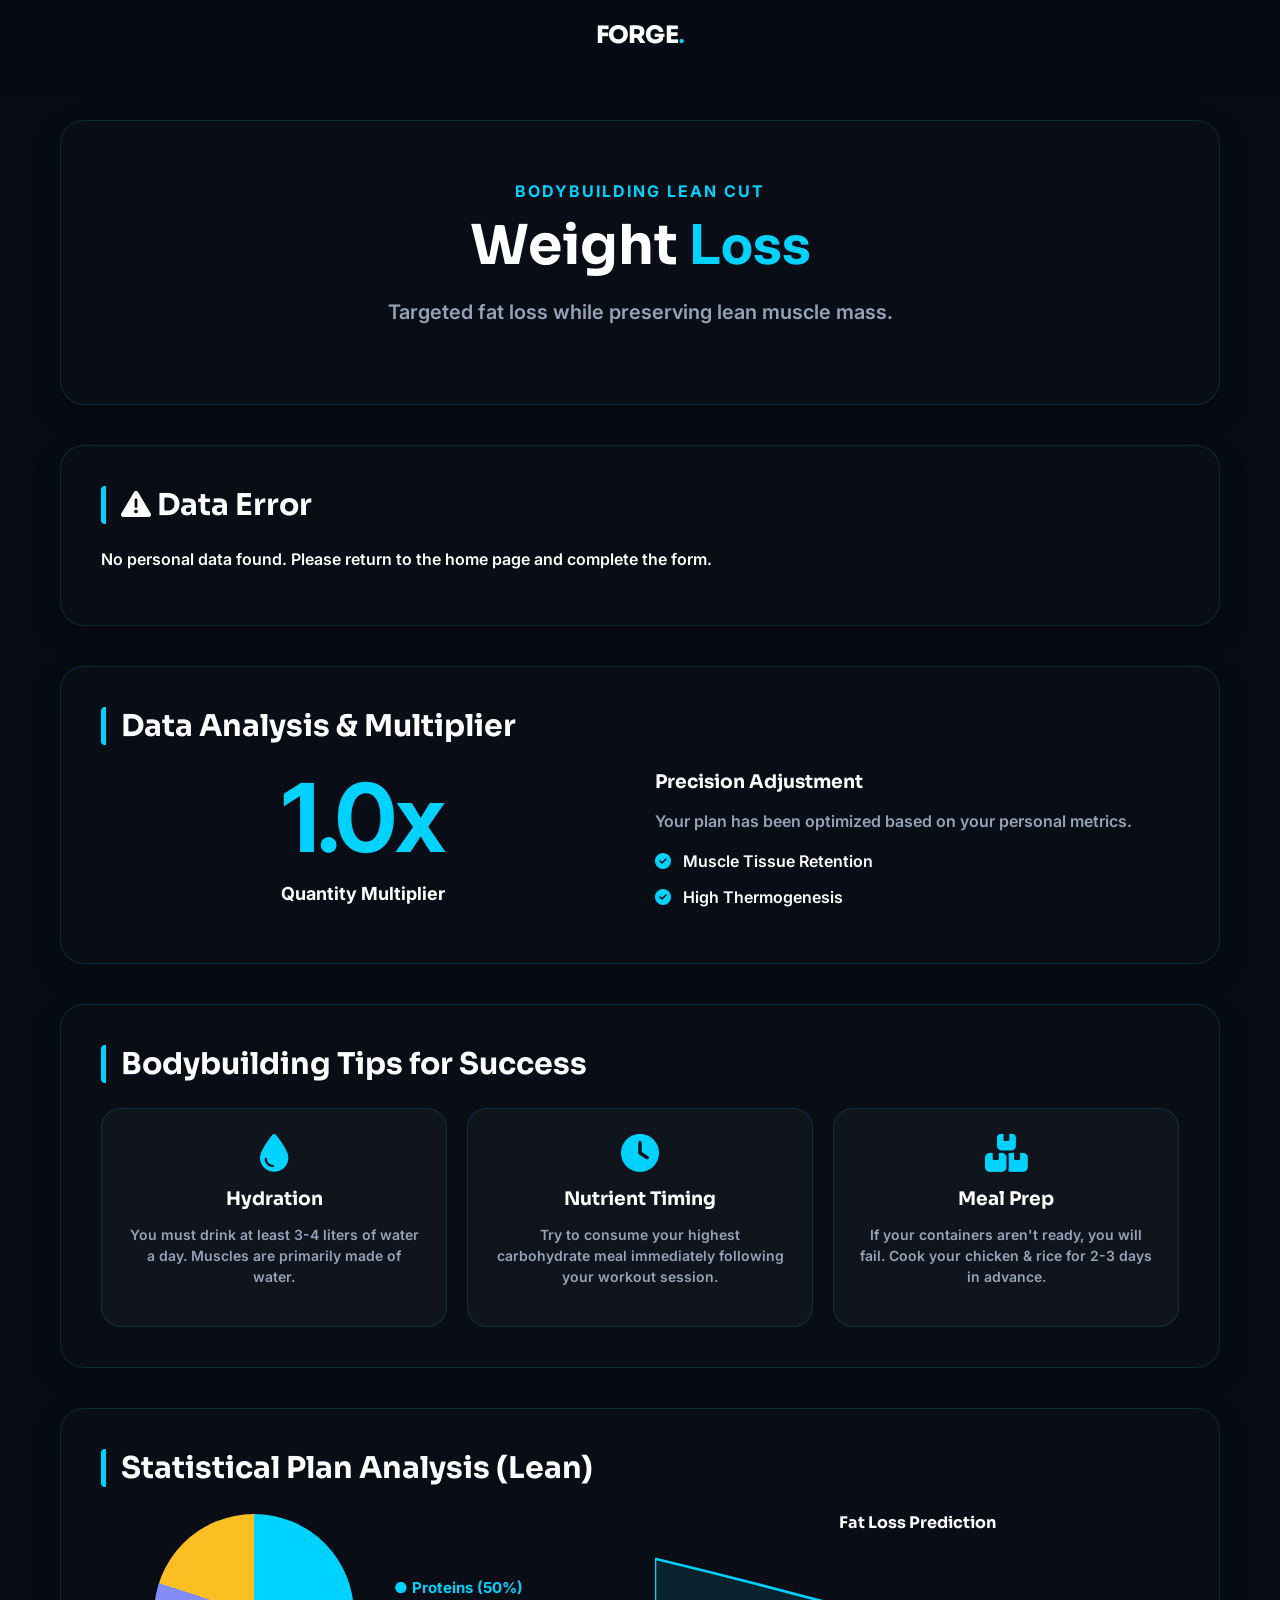
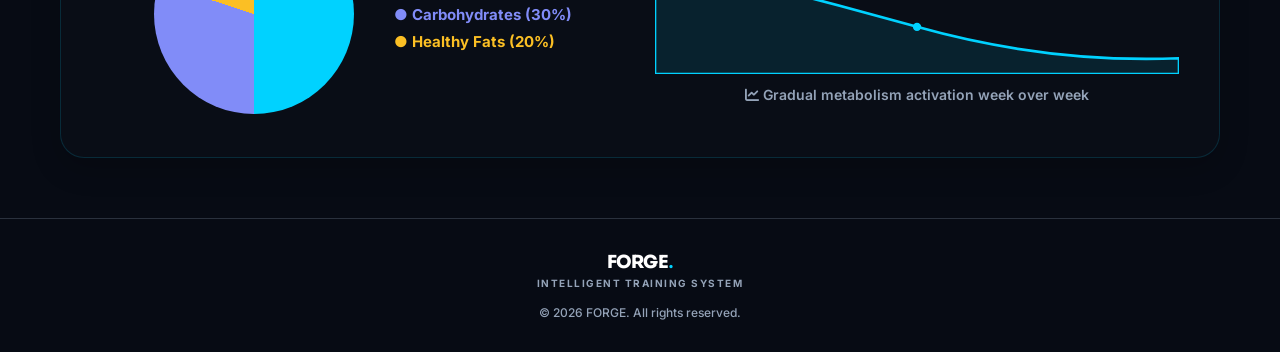
<file: weight-loss.html>
<!DOCTYPE html>
<html lang="en">
<head>
    <meta charset="UTF-8">
    <meta name="viewport" content="width=device-width, initial-scale=1.0">
    <title>DietPro | Bodybuilding Weight Loss Presentation</title>
    <link rel="preconnect" href="https://fonts.googleapis.com">
    <link rel="preconnect" href="https://fonts.gstatic.com" crossorigin>
    <link href="https://fonts.googleapis.com/css2?family=Sora:wght@400;500;600;700;800&family=Inter:wght@300;400;500;600;700;800&display=swap" rel="stylesheet">
    <link rel="stylesheet" href="https://cdnjs.cloudflare.com/ajax/libs/font-awesome/6.5.1/css/all.min.css">
    
    <style>
        
        :root {
            --primary: #00d2ff;
            --accent: #3a7bd5;
            --darker: #070b14;
            --white: #ffffff;
            --text-muted: #94a3b8;
            --card-bg: rgba(255, 255, 255, 0.03);
            --border: rgba(0, 210, 255, 0.15);
            
            
            --quote-bg-img: url('https://images.unsplash.com/photo-1540420773420-3366772f4999?q=80&w=1200');
            --quote-overlay: rgba(7, 11, 20, 0.93);
            --quote-text-shadow: 0 2px 10px rgba(0,0,0,0.5);
        }

        
        body.light-mode {
            --darker: #f0f2f5;
            --white: #1a1a1a;
            --text-muted: #4b5563;
            --card-bg: #ffffff;
            --border: #e2e8f0;
            
            
            --quote-bg-img: url('https://images.unsplash.com/photo-1512621776951-a57141f2eefd?q=80&w=1200');
            --quote-overlay: rgba(240, 242, 245, 0.85);
            --quote-text-shadow: 0 1px 4px rgba(255,255,255,0.8);
        }

        
        * { 
            box-sizing: border-box; 
            font-family: 'Inter', sans-serif !important;
        }

        
        .fas, .far, .fab, .fa {
            font-family: 'Font Awesome 6 Free', 'Font Awesome 6 Brands' !important;
            font-weight: 900 !important;
        }
        
        h1, h2, h3, h4, .logo {
            font-family: 'Sora', sans-serif !important;
        }
        
        body {
            margin: 0; 
            padding: 0;
            background-color: var(--darker);
            color: var(--white);
            font-weight: 600; 
            transition: background-color 0.5s ease, color 0.5s ease;
        }

        
        .navbar {
            position: fixed; top: 0; width: 100%; z-index: 1000;
            display: flex; justify-content: space-between; align-items: center;
            padding: 20px 8%; background: rgba(7, 11, 20, 0.85);
            backdrop-filter: blur(10px); transition: all 0.3s ease;
            box-shadow: 0 4px 30px rgba(0, 0, 0, 0.1);
        }
        body.light-mode .navbar {
            background: rgba(240, 242, 245, 0.9);
            border-bottom: 1px solid var(--border);
        }
        .navbar.navbar-clean { justify-content: center; }
        .logo { font-size: 24px; font-weight: 800; letter-spacing: -0.04em; color: var(--white); text-decoration: none; }
        .logo span { color: var(--primary); }
        a.logo:hover { opacity: 0.85; }
        .nav-links { display: flex; align-items: center; gap: 30px; }
        .nav-links a { color: var(--white); text-decoration: none; font-weight: 700; font-size: 15px; }

        
        .mode-switch {
            width: 60px; height: 30px; background: #1e293b;
            border-radius: 15px; position: relative; cursor: pointer;
            border: 2px solid var(--primary); transition: all 0.3s ease;
        }
        body.light-mode .mode-switch { background: #cbd5e1; }
        .switch-ball {
            width: 24px; height: 24px; background: var(--white);
            border-radius: 50%; position: absolute; top: 1px; left: 2px;
            display: flex; align-items: center; justify-content: center;
            font-size: 14px; transition: all 0.3s ease;
        }
        body.light-mode .switch-ball { left: 30px; background: #0f172a; }

        
        .presentation-container {
            max-width: 1200px;
            margin: 120px auto 60px auto;
            padding: 0 20px;
            display: grid;
            gap: 40px;
        }

        .slide-container {
            width: 100%; 
            background-color: rgba(255, 255, 255, 0.01);
            border: 1px solid var(--border);
            padding: 40px; 
            position: relative;
            overflow: hidden; 
            border-radius: 24px; 
            box-shadow: 0 10px 30px rgba(0,0,0,0.2);
            transition: all 0.3s ease;
        }
        body.light-mode .slide-container {
            background-color: var(--card-bg);
            box-shadow: 0 4px 20px rgba(0,0,0,0.05);
        }

        h1, h2, h3 { 
            color: var(--white); 
            margin: 0; 
        }
        
        .slide-title { 
            font-size: 30px; 
            font-weight: 700;
            margin-bottom: 25px; 
            border-left: 5px solid var(--primary); 
            padding-left: 15px; 
            border-radius: 4px;
        }

        
        .grid-2-columns { 
            display: grid; 
            grid-template-columns: 1fr 1fr; 
            gap: 30px; 
            align-items: center;
        }
        .grid-3-columns {
            display: grid;
            grid-template-columns: repeat(3, 1fr);
            gap: 20px;
        }
        @media (max-width: 768px) {
            .grid-2-columns, .grid-3-columns { grid-template-columns: 1fr; }
        }

        
        .info-card {
            background: var(--card-bg);
            border: 1px solid var(--border);
            padding: 25px;
            border-radius: 20px; 
            text-align: center;
            transition: all 0.3s ease;
        }
        .info-card i {
            font-size: 38px;
            color: var(--primary);
            margin-bottom: 15px;
            display: inline-block;
        }
        
        
        .table-layout table { 
            width: 100%; 
            border-collapse: collapse; 
            background: var(--card-bg); 
            border-radius: 18px; 
            overflow: hidden; 
            margin-top: 15px;
        }
        .table-layout th, .table-layout td { 
            padding: 14px; 
            text-align: left; 
            border-bottom: 1px solid var(--border); 
        }
        .table-layout th { 
            background: rgba(0, 210, 255, 0.1); 
            color: var(--primary); 
            font-weight: 700; 
        }
        body.light-mode .table-layout th {
            background: rgba(58, 123, 213, 0.08);
            color: #3a7bd5;
        }

        
        .accordion-item { 
            background: var(--card-bg); 
            border: 1px solid var(--border); 
            border-radius: 18px; 
            margin-bottom: 14px; 
            padding: 15px 20px; 
        }
        .accordion-header { 
            display: flex; justify-content: space-between; align-items: center; 
            cursor: pointer; font-size: 1.1rem; font-weight: 700;
        }
        .accordion-header i { color: var(--primary); transition: transform 0.3s ease; }
        .accordion-content { 
            max-height: 0; overflow: hidden; transition: max-height 0.5s ease-out; 
            color: var(--text-muted); font-size: 16px;
        }
        .accordion-item.active .accordion-content { max-height: 1500px; margin-top: 10px; }
        .accordion-item.active .accordion-header i { transform: rotate(180deg); }

        
        .doughnut-chart-container { display: flex; align-items: center; gap: 40px; justify-content: center; }
        .doughnut { 
            width: 200px; height: 200px; border-radius: 50%; 
            background: conic-gradient(var(--primary) 0% 50%, #818cf8 50% 80%, #fbbf24 80% 100%); 
        }
        .image-wrapper { border-radius: 20px; overflow: hidden; height: 260px; border: 1px solid var(--border); }
        .image-wrapper img { width: 100%; height: 100%; object-fit: cover; }
        .highlight-num { 
            font-size: 95px; 
            font-weight: 700; 
            color: var(--primary); 
            line-height: 1; 
            letter-spacing: -2px;
        }
    </style>
<style id="embed-style">

body.embed-mode .navbar, body.embed-mode .site-footer { display: none !important; }
body.embed-mode { padding-top: 0 !important; }
body.embed-mode .results-wrapper, body.embed-mode main, body.embed-mode .container { padding-top: 24px !important; }
</style>
<script>
(function(){
  try {
    var p = new URLSearchParams(window.location.search);
    if (p.get('embed') === '1') {
      document.addEventListener('DOMContentLoaded', function(){
        document.body.classList.add('embed-mode');
      });
    }
  } catch(e){}
})();
</script>
<style id="print-expand">
@media print {
  
  .accordion-content { max-height: none !important; overflow: visible !important; margin-top: 10px !important; }
  .accordion-item .accordion-header i { transform: rotate(180deg) !important; }
  .navbar, .site-footer { display: none !important; }
}
</style>
</head>
<body>

<nav class="navbar navbar-clean">
    <a href="Instopt.html" class="logo">FORGE<span>.</span></a>
</nav>

<div class="presentation-container">

    <div class="slide-container" style="text-align: center; padding: 60px 20px;">
        <span style="color: var(--primary); font-weight: 700; letter-spacing: 2px;">BODYBUILDING LEAN CUT</span>
        <h1 style="font-size: 55px; margin-top: 10px; font-weight: 700;">Weight <span style="color: var(--primary);">Loss</span></h1>
        <p style="font-size: 20px; color: var(--text-muted);">Targeted fat loss while preserving lean muscle mass.</p>
    </div>

    <div class="slide-container">
        <h2 class="slide-title" id="dynamic-diet-title"><i class="fas fa-spinner fa-spin"></i> Loading Program...</h2>
        <div id="dynamic-accordion-container">
        </div>
    </div>

    <div class="slide-container">
        <h2 class="slide-title">Data Analysis & Multiplier</h2>
        <div class="grid-2-columns">
            <div style="text-align: center;">
                <div class="highlight-num" id="multiplier-badge">1.0x</div>
                <p style="font-size: 18px; font-weight: 700;">Quantity Multiplier</p>
            </div>
            <div>
                <h3 style="font-weight: 700;">Precision Adjustment</h3>
                <p style="color: var(--text-muted); line-height: 1.6; font-size: 16px;" id="multiplier-reason">
                    Your plan has been optimized based on your personal metrics.
                </p>
                <p style="font-size: 16px;"><i class="fas fa-check-circle" style="color: var(--primary); margin-right: 8px;"></i> Muscle Tissue Retention</p>
                <p style="font-size: 16px;"><i class="fas fa-check-circle" style="color: var(--primary); margin-right: 8px;"></i> High Thermogenesis</p>
            </div>
        </div>
    </div>

    <div class="slide-container">
        <h2 class="slide-title">Bodybuilding Tips for Success</h2>
        <div class="grid-3-columns">
            <div class="info-card">
                <i class="fas fa-tint"></i>
                <h3 style="font-weight: 700;">Hydration</h3>
                <p style="color: var(--text-muted); font-size: 14px; line-height: 1.5;">You must drink at least 3-4 liters of water a day. Muscles are primarily made of water.</p>
            </div>
            <div class="info-card">
                <i class="fas fa-clock"></i>
                <h3>Nutrient Timing</h3>
                <p style="color: var(--text-muted); font-size: 14px; line-height: 1.5;">Try to consume your highest carbohydrate meal immediately following your workout session.</p>
            </div>
            <div class="info-card">
                <i class="fas fa-boxes"></i>
                <h3>Meal Prep</h3>
                <p style="color: var(--text-muted); font-size: 14px; line-height: 1.5;">If your containers aren't ready, you will fail. Cook your chicken & rice for 2-3 days in advance.</p>
            </div>
        </div>
    </div>

    <div class="slide-container">
        <h2 class="slide-title">Statistical Plan Analysis (Lean)</h2>
        <div class="grid-2-columns">
            <div class="doughnut-chart-container">
                <div class="doughnut"></div>
                <div style="font-size: 15px; font-weight: 700;">
                    <p style="color: var(--primary); margin: 8px 0;">● Proteins (50%)</p>
                    <p style="color: #818cf8; margin: 8px 0;">● Carbohydrates (30%)</p>
                    <p style="color: #fbbf24; margin: 8px 0;">● Healthy Fats (20%)</p>
                </div>
            </div>
            <div style="text-align: center;">
                <h3 style="font-size: 1rem; margin-bottom: 10px; font-weight: 700;">Fat Loss Prediction</h3>
                <svg viewBox="0 0 1000 250" style="width: 100%; height: auto; max-height: 140px;">
                    <path d="M0,30 Q250,90 500,160 T1000,220 L1000,250 L0,250 Z" fill="rgba(0, 210, 255, 0.1)" stroke="var(--primary)" stroke-width="5" stroke-linecap="round"/>
                    <circle cx="500" cy="160" r="8" fill="var(--primary)" />
                </svg>
                <p style="color: var(--text-muted); font-size: 14px; margin-top: 8px;"><i class="fas fa-chart-line"></i> Gradual metabolism activation week over week</p>
            </div>
        </div>
    </div>

    

</div>

<script>
const weightLossDatabase = {
    female: {
        title: "Weight Loss Program (Female - Bodybuilding Style)",
        weeks: {
            "Week 1: Ignition": [
                { day: "Monday", breakfast: "3 egg whites + 1 whole egg, 40g oats with water", lunch: "120g Chicken breast, 100g basmati rice, broccoli", snack: "100g Yogurt 2%, 10 almonds, cinnamon" },
                { day: "Tuesday", breakfast: "2 rice cakes with 1 tbsp peanut butter", lunch: "130g Turkey patties, 120g sweet potato, salad", snack: "1 scoop whey protein & 1 green apple" },
                { day: "Wednesday", breakfast: "1 slice whole wheat bread, 1/4 avocado, 2 boiled eggs", lunch: "120g Beef fillet, 40g quinoa, green salad", snack: "150g Low-fat cottage cheese with cucumber" },
                { day: "Thursday", breakfast: "Smoothie: 1 scoop protein, 30g oats, 5 strawberries", lunch: "150g White fish, 100g rice, boiled greens", snack: "15 almonds & 1 boiled egg" },
                { day: "Friday", breakfast: "Omelet with 4 egg whites & spinach, 1 rye crispbread", lunch: "120g Chicken breast, 120g boiled potato, salad", snack: "1 yogurt 2% with 1 tbsp flaxseed" },
                { day: "Saturday", breakfast: "40g Cream of Rice with 1 scoop protein", lunch: "130g Tuna (in water), 100g whole wheat pasta, salad", snack: "1/2 avocado with lemon & pepper" },
                { day: "Sunday", breakfast: "2 poached eggs, 1 slice whole wheat bread, cherry tomatoes", lunch: "Clean Cheat: 1 portion homemade food (e.g., light pastitsio)", snack: "1 handful of walnuts" }
            ],
            "Week 2: Nutrient Timing": [
                { day: "Monday", breakfast: "4 egg whites omelet, 50g oats with cinnamon", lunch: "130g Chicken, 120g rice, asparagus", snack: "1 scoop whey, 2 rice cakes" },
                { day: "Tuesday", breakfast: "1 yogurt 2%, 40g oats, 10 cashews", lunch: "130g Beef patties (lean), 100g quinoa", snack: "1 boiled egg & 1 pear" },
                { day: "Wednesday", breakfast: "2 slices whole wheat bread with 1/2 avocado & 2 egg whites", lunch: "150g Fish (cod), 120g potato, greens", snack: "1 scoop whey & 15 pistachios" },
                { day: "Thursday", breakfast: "Smoothie: 1 scoop whey, 1 tbsp peanut butter, 30g oats", lunch: "130g Turkey fillet, 120g rice, broccoli", snack: "150g Cottage cheese & cucumber" },
                { day: "Friday", breakfast: "4 egg whites + 1 yolk, 50g Cream of Rice", lunch: "130g Chicken, 120g sweet potato, salad", snack: "10 almonds & 1 green apple" },
                { day: "Saturday", breakfast: "Pancakes (oats, egg whites, 1 tbsp yogurt)", lunch: "150g Tuna, 120g whole wheat pasta, salad", snack: "1/2 avocado & 1 rice cake" },
                { day: "Sunday", breakfast: "2 boiled eggs, 1 slice bread, 1 slice light cheese", lunch: "Clean Cheat: Homemade patty with baked potatoes", snack: "1 handful of nuts" }
            ],
            "Week 3: Metabolic Peak": [
                { day: "Monday", breakfast: "4 egg whites, 60g oats, 5-6 berries", lunch: "150g Chicken, 150g rice, broccoli", snack: "1 scoop whey & 1 banana" },
                { day: "Tuesday", breakfast: "1 scoop whey cooked with 50g oats (porridge)", lunch: "150g Lean beef, 150g sweet potato", snack: "1 yogurt 2% & 10 walnuts" },
                { day: "Wednesday", breakfast: "2 slices whole wheat bread, 1/2 avocado, 2 boiled eggs", lunch: "150g Turkey, 120g quinoa, salad", snack: "150g Cottage cheese & 2 rye crackers" },
                { day: "Thursday", breakfast: "Smoothie: 1 scoop whey, 40g oats, 1 tbsp flaxseed", lunch: "180g White fish, 150g rice, boiled greens", snack: "1 boiled egg & 10 almonds" },
                { day: "Friday", breakfast: "Omelet (5 egg whites), 1 slice bread, 1/4 avocado", lunch: "150g Chicken, 150g potato, asparagus", snack: "1 scoop whey & 1 green apple" },
                { day: "Saturday", breakfast: "60g Cream of Rice with 1 scoop whey & cinnamon", lunch: "150g Turkey patties, 120g whole wheat pasta", snack: "1/2 avocado & cherry tomatoes" },
                { day: "Sunday", breakfast: "3 eggs (2 egg whites), 1 slice bread, tomato", lunch: "Clean Cheat: Baked chicken with potatoes", snack: "1 handful of cashews" }
            ],
            "Week 4: Consolidation": [
                { day: "Monday", breakfast: "3 egg whites + 1 yolk, 50g oats", lunch: "140g Chicken, 120g rice, broccoli", snack: "1 yogurt 2% & cinnamon" },
                { day: "Tuesday", breakfast: "2 rice cakes with 1 tbsp tahini & 2 boiled eggs", lunch: "140g Beef patties, 120g sweet potato", snack: "1 scoop whey & 1 apple" },
                { day: "Wednesday", breakfast: "1 slice whole wheat bread, 1/4 avocado, 2 poached eggs", lunch: "150g Fish, 120g quinoa, salad", snack: "150g Cottage cheese & cucumber" },
                { day: "Thursday", breakfast: "Smoothie: 1 scoop whey, 30g oats, 10 almonds", lunch: "140g Turkey, 120g rice, greens", snack: "1 boiled egg & 1 rice cake" },
                { day: "Friday", breakfast: "5 egg whites omelet with spinach, 1 slice bread", lunch: "140g Chicken, 140g potato, salad", snack: "1 scoop whey & 15 pistachios" },
                { day: "Saturday", breakfast: "50g Cream of Rice with 1 scoop whey", lunch: "150g Tuna, 120g whole wheat pasta", snack: "1/2 avocado" },
                { day: "Sunday", breakfast: "2 boiled eggs, 1 slice bread, 1 slice light cheese", lunch: "Clean Cheat: Homemade chicken burger & salad", snack: "1 handful of walnuts" }
            ]
        }
    },
    male: {
        title: "Weight Loss Program (Male - Bodybuilding Style)",
        weeks: {
            "Week 1: Foundation": [
                { day: "Monday", breakfast: "5 eggs (3 whole), 80g oats with milk & honey", lunch: "200g Chicken breast, 200g basmati rice, broccoli", snack: "1 scoop whey, 1 banana, 30g almonds" },
                { day: "Tuesday", breakfast: "2 slices whole wheat bread, 1/2 avocado, 3 boiled eggs", lunch: "200g Beef patties, 250g baked potato, salad", snack: "150g Yogurt 5%, 40g oats, 1 tbsp peanut butter" },
                { day: "Wednesday", breakfast: "Smoothie: 2 scoops whey, 60g oats, 1 tbsp honey", lunch: "200g Salmon, 150g quinoa, boiled greens", snack: "1 whole wheat toast with double turkey & cheese" },
                { day: "Thursday", breakfast: "4 eggs omelet, 1 Thessaloniki sesame bagel, 10 olives", lunch: "200g Turkey fillet, 200g rice, green salad", snack: "200g Cottage cheese, 4 walnuts, 1 apple" },
                { day: "Friday", breakfast: "80g Cream of Rice with 1.5 scoops whey", lunch: "200g Pork tenderloin, 250g sweet potato, green salad", snack: "1 scoop whey & 3 rice cakes with tahini" },
                { day: "Saturday", breakfast: "5 scrambled eggs, 2 slices whole wheat bread, tomato", lunch: "200g Whole wheat pasta with 150g minced beef", snack: "Smoothie: Milk, 1 banana, 20g cashews" },
                { day: "Sunday", breakfast: "Pancakes (oats, 3 eggs, honey, fruits)", lunch: "Clean Re-feed: 1 large portion Burger & fries", snack: "1 handful of mixed nuts" }
            ],
            "Week 2: Hypertrophy Phase": [
                { day: "Monday", breakfast: "6 eggs (3 whole), 100g oats, 1 banana", lunch: "250g Chicken, 250g rice, broccoli", snack: "1.5 scoops whey & 50g almonds" },
                { day: "Tuesday", breakfast: "3 slices whole wheat bread, 1/2 avocado, 4 boiled eggs", lunch: "250g Beef, 300g baked potatoes, salad", snack: "Yogurt 5%, 50g oats, 1 tbsp peanut butter" },
                { day: "Wednesday", breakfast: "Smoothie: 2 scoops whey, 80g oats, milk, honey", lunch: "250g Salmon, 200g quinoa, asparagus", snack: "2 whole wheat toasts with turkey & cheese" },
                { day: "Thursday", breakfast: "5 eggs omelet, 1 Thessaloniki sesame bagel, 15 olives", lunch: "250g Turkey, 250g rice, salad", snack: "250g Cottage cheese & 1 apple" },
                { day: "Friday", breakfast: "100g Cream of Rice with 2 scoops whey", lunch: "250g Pork tenderloin, 300g sweet potato", snack: "1.5 scoops whey & 4 rice cakes with tahini" },
                { day: "Saturday", breakfast: "6 scrambled eggs, 3 slices whole wheat bread", lunch: "300g Whole wheat pasta with 200g minced meat", snack: "Smoothie: 1 banana, milk, 30g hazelnuts" },
                { day: "Sunday", breakfast: "Pancakes (oats, 4 eggs, honey, peanut butter)", lunch: "Clean Re-feed: Pastitsio or Moussaka", snack: "1 large handful of nuts" }
            ],
            "Week 3: Anabolic Window": [
                { day: "Monday", breakfast: "6 eggs omelet, 120g oats, 1 tbsp honey", lunch: "300g Chicken, 300g rice, salad", snack: "2 scoops whey & 1 large banana" },
                { day: "Tuesday", breakfast: "3 slices bread, 1 avocado, 4 boiled eggs", lunch: "300g Beef, 350g potatoes, broccoli", snack: "Yogurt 5%, 60g oats, 20g walnuts" },
                { day: "Wednesday", breakfast: "Smoothie: 2 scoops whey, 100g oats, milk, cocoa", lunch: "300g Fish, 250g quinoa, greens", snack: "2 toasts with turkey & cheese" },
                { day: "Thursday", breakfast: "6 fried eggs, 2 slices bread, 1 piece graviera cheese", lunch: "300g Turkey, 300g rice, salad", snack: "250g Cottage cheese & 2 rice cakes" },
                { day: "Friday", breakfast: "120g Cream of Rice with 2 scoops whey", lunch: "300g Pork tenderloin, 350g sweet potato", snack: "2 scoops whey & 1 banana" },
                { day: "Saturday", breakfast: "7 eggs (4 whole), 4 slices bread", lunch: "350g Pasta with minced meat & plenty of cheese", snack: "Smoothie: Milk, 2 tbsp peanut butter, 1 apple" },
                { day: "Sunday", breakfast: "Pancakes (oats, 5 eggs, maple syrup)", lunch: "Clean Re-feed: Double patty burger & fries", snack: "1 handful of cashews" }
            ],
            "Week 4: Maximum Volume": [
                { day: "Monday", breakfast: "6 eggs omelet with potatoes, 80g oats", lunch: "250g Chicken, 250g rice, salad", snack: "1.5 scoops whey & 30g almonds" },
                { day: "Tuesday", breakfast: "3 slices bread, 1/2 avocado, 5 boiled eggs", lunch: "250g Beef, 300g potatoes, broccoli", snack: "Yogurt 5% & 1 banana" },
                { day: "Wednesday", breakfast: "Smoothie: 2 scoops whey, 80g oats, honey", lunch: "300g Fish, 200g quinoa, salad", snack: "2 toasts with turkey & cheese" },
                { day: "Thursday", breakfast: "6 scrambled eggs, 1 Thessaloniki sesame bagel", lunch: "250g Turkey, 250g rice, greens", snack: "250g Cottage cheese & 5-6 walnuts" },
                { day: "Friday", breakfast: "100g Cream of Rice with 2 scoops whey", lunch: "250g Pork tenderloin, 300g sweet potato", snack: "1.5 scoops whey & 1 banana" },
                { day: "Saturday", breakfast: "6 fried eggs, 3 slices bread, olives", lunch: "300g Pasta with minced meat", snack: "1 handful of nuts" },
                { day: "Sunday", breakfast: "Rich breakfast with eggs & pancakes", lunch: "Clean Re-feed: Festive feast / family table", snack: "1 piece of fruit" }
            ]
        }
    }
};
</script>

<script>
    function toggleTheme() {
        const body = document.body;
        const modeIcon = document.getElementById('mode-icon');
        body.classList.toggle('light-mode');
        const isLight = body.classList.contains('light-mode');
        if (modeIcon) modeIcon.innerHTML = isLight ? "☀️" : "🌙";
        try { localStorage.setItem('theme', isLight ? 'light' : 'dark'); } catch (e) {}
    }

    try {
    if (localStorage.getItem('theme') === 'light') {
        document.body.classList.add('light-mode');
        var __mi = document.getElementById('mode-icon');
        if (__mi) __mi.innerHTML = "\u2600\ufe0f";
    }
} catch (e) {}

    function toggleAccordion(headerElement) {
        const currentItem = headerElement.parentElement;
        const isActive = currentItem.classList.contains('active');
        
        document.querySelectorAll('.accordion-item').forEach(item => {
            item.classList.remove('active');
        });
        
        if (!isActive) {
            currentItem.classList.add('active');
        }
    }

    window.onload = function() {
        const params = new URLSearchParams(window.location.search);
        const gender = params.get('gender');
        const w = parseFloat(params.get('w'));
        const h = parseFloat(params.get('h'));
        
        const titleElement = document.getElementById('dynamic-diet-title');
        const accordionContainer = document.getElementById('dynamic-accordion-container');
        
        if (!gender || !w || !h || !weightLossDatabase[gender]) {
            titleElement.innerHTML = "<i class='fas fa-exclamation-triangle'></i> Data Error";
            accordionContainer.innerHTML = "<p>No personal data found. Please return to the home page and complete the form.</p>";
            return;
        }

        const data = weightLossDatabase[gender];
        let multiplier = (w > 80 || h > 180) ? 1.2 : 1.0;
        
        document.getElementById('multiplier-badge').innerText = multiplier + "x";
        if (multiplier > 1.0) {
            document.getElementById('multiplier-reason').innerHTML = `Due to your body type (Weight: ${w}kg, Height: ${h}cm), portions have been automatically increased by 20% to ideally meet your needs.`;
        }

        titleElement.innerHTML = `<i class="fas fa-fire"></i> ${data.title}`;
        
        let accordionHtml = '';
        let weekIndex = 0;

        for (let week in data.weeks) {
            let activeClass = (weekIndex === 0) ? 'active' : '';
            
            accordionHtml += `
                <div class="accordion-item ${activeClass}">
                    <div class="accordion-header" onclick="toggleAccordion(this)">
                        <span><i class="fas fa-calendar-alt" style="margin-right: 10px;"></i> ${week}</span>
                        <i class="fas fa-chevron-down"></i>
                    </div>
                    <div class="accordion-content table-layout">
                        <table>
                            <thead>
                                <tr>
                                    <th>Day</th>
                                    <th>Breakfast</th>
                                    <th>Lunch</th>
                                    <th>Snack</th>
                                </tr>
                            </thead>
                            <tbody>`;

            data.weeks[week].forEach(day => {
                let lunchText = day.lunch;
                
                if (multiplier > 1.0) {
                    lunchText = lunchText.replace("120g", "144g")
                                         .replace("130g", "156g")
                                         .replace("140g", "168g")
                                         .replace("150g", "180g")
                                         .replace("180g", "216g")
                                         .replace("200g", "240g")
                                         .replace("250g", "300g")
                                         .replace("300g", "360g")
                                         .replace("350g", "420g");
                }

                accordionHtml += `
                    <tr>
                        <td><strong>${day.day}</strong></td>
                        <td>${day.breakfast}</td>
                        <td>${lunchText}</td>
                        <td>${day.snack}</td>
                    </tr>`;
            });

            accordionHtml += `
                            </tbody>
                        </table>
                    </div>
                </div>`;
            
            weekIndex++;
        }

        accordionContainer.innerHTML = accordionHtml;
    };
</script>


    <style>
    .site-footer {
        width: 100%;
        padding: 32px 0;
        border-top: 1px solid rgba(148, 163, 184, 0.25);
        margin-top: 60px;
        background: transparent;
    }
    .site-footer-inner { text-align: center; }
    .site-footer-logo {
        font-family: 'Sora', sans-serif;
        font-size: 1.125rem;
        font-weight: 800;
        letter-spacing: -0.04em;
        margin: 0 0 4px;
        color: inherit;
    }
    .site-footer-logo span { color: #00d2ff; }
    .site-footer-tagline {
        font-size: 10px;
        font-weight: 700;
        text-transform: uppercase;
        letter-spacing: 0.15em;
        color: #94a3b8;
        margin: 0 0 16px;
    }
    .site-footer-copy {
        font-size: 12px;
        font-weight: 500;
        color: #94a3b8;
        margin: 0;
    }
    </style>

    <footer class="site-footer">
        <div class="site-footer-inner">
            <h2 class="site-footer-logo">FORGE<span>.</span></h2>
            <p class="site-footer-tagline">Intelligent Training System</p>
            <p class="site-footer-copy">&copy; 2026 FORGE. All rights reserved.</p>
        </div>
    </footer>


<script>

(function(){
  try {
    var p = new URLSearchParams(window.location.search);
    if (p.get('embed') !== '1') return;
    function reportHeight(){
      var h = Math.max(document.body.scrollHeight, document.documentElement.scrollHeight);
      parent.postMessage({ forgeMealHeight: h }, '*');
    }
    window.addEventListener('load', function(){ reportHeight(); setTimeout(reportHeight, 600); });
    
    document.addEventListener('click', function(){ setTimeout(reportHeight, 100); setTimeout(reportHeight, 650); });
  } catch(e){}
})();
</script>
</body>
</html>
</file>
<file: instport.css>
:root {
    --primary: #00d2ff;
    --accent: #3a7bd5;
    --darker: #070b14;
    --white: #ffffff;
    --text-muted: #94a3b8;
    --nav-bg: rgba(7, 11, 20, 0.85);
    --grad-overlay: linear-gradient(to right, rgba(7,11,20,0) 0%, rgba(7,11,20,1) 100%);
}

body.light-mode {
    --darker: #f0f2f5;
    --white: #1a1a1a;
    --text-muted: #4b5563;
    --nav-bg: rgba(240, 242, 245, 0.9);
    --grad-overlay: transparent;
}


body, html {
    margin: 0; padding: 0;
    font-family: 'Inter', sans-serif;
    background-color: var(--darker);
    color: var(--white);
    transition: background-color 0.5s ease, color 0.5s ease;
    overflow-x: hidden;
    scroll-behavior: smooth;
}


.navbar {
    position: fixed; top: 0; width: 100%;
    display: flex; justify-content: space-between; align-items: center;
    padding: 14px 6%; z-index: 1000;
    background: rgba(255, 255, 255, 0.9);
    backdrop-filter: blur(12px);
    border-bottom: 1px solid rgba(15, 23, 42, 0.08);
    box-sizing: border-box;
    transition: background 0.5s ease, border-color 0.5s ease;
}
body.light-mode .navbar {
    background: rgba(255, 255, 255, 0.9);
    border-bottom: 1px solid rgba(15, 23, 42, 0.08);
}


.logo {
    font-family: 'Inter', sans-serif;
    font-weight: 800;
    font-size: 1.5rem;
    letter-spacing: -0.04em;
    color: #0f172a;
    text-decoration: none;
    line-height: 1;
}
.logo span { color: var(--primary); }     
a.logo { transition: none; }

.nav-links { display: flex; align-items: center; gap: 26px; }
.nav-links a {
    color: #64748b;
    text-decoration: none;
    font-weight: 700;
    font-size: 11px;
    text-transform: uppercase;
    letter-spacing: 0.12em;
    transition: color 0.25s ease;
}
.nav-links a:hover { color: #0f172a; }


.nav-active {
    position: relative;
    color: #0f172a;
    font-weight: 700;
    font-size: 11px;
    text-transform: uppercase;
    letter-spacing: 0.12em;
    cursor: default;
}
.nav-active::after {
    content: "";
    position: absolute;
    left: 0; right: 0; bottom: -7px;
    height: 2px;
    background: var(--primary);
}
body.light-mode .nav-active { color: #0f172a; }


.navbar.navbar-clean { justify-content: center; }



.mode-switch {
    width: 55px; height: 28px; background-color: #334155;
    border-radius: 50px; position: relative; cursor: pointer; margin-left: 25px;
}
.switch-ball {
    width: 22px; height: 22px; background-color: white; border-radius: 50%;
    position: absolute; top: 3px; left: 3px; display: flex; align-items: center; justify-content: center;
    transition: 0.4s cubic-bezier(0.68, -0.55, 0.265, 1.55); font-size: 12px;
}
body.light-mode .switch-ball { transform: translateX(27px); }


.hero-container { display: flex; height: 100vh; width: 100%; position: relative; }
.hero-image-section { flex: 1; position: relative; overflow: hidden; }
#main-photo { width: 100%; height: 100%; object-fit: cover; }
.overlay { position: absolute; top: 0; left: 0; width: 100%; height: 100%; background: var(--grad-overlay); z-index: 2; }
.hero-content-section { flex: 1; display: flex; align-items: center; justify-content: center; position: relative; }

.top-content {
    position: relative; z-index: 10;
    max-width: 550px; padding: 0 40px; text-align: left;
}
h1 { font-size: 3.2rem; font-weight: 800; line-height: 1.1; margin: 20px 0; color: var(--white); }
.highlight { color: var(--primary); }
.hero-description { color: var(--text-muted); font-size: 1.1rem; margin-bottom: 30px; max-width: 450px; }


.plate-background {
    position: absolute; z-index: 1; bottom: 20px; right: 20px;
    width: 450px; height: 450px; opacity: 0.2; pointer-events: none;
}
.rotating-plate { width: 100%; height: 100%; animation: rotate-slow 100s infinite linear; filter: drop-shadow(0 0 15px var(--primary)); }
@keyframes rotate-slow { from { transform: rotate(0deg); } to { transform: rotate(360deg); } }


.quiz-section { padding: 100px 8%; background: var(--darker); }
.quiz-flex { display: flex; gap: 30px; align-items: stretch; flex-wrap: wrap; }
.quiz-card { flex: 1; min-width: 350px; border-radius: 25px; padding: 45px; display: flex; flex-direction: column; justify-content: center; box-sizing: border-box; }
.quiz-box { background: rgba(255, 255, 255, 0.05); border: 1px solid rgba(0, 210, 255, 0.3); }
body.light-mode .quiz-box { background: #ffffff; border: 1px solid #e2e8f0; box-shadow: 0 10px 30px rgba(0,0,0,0.05); }

.quiz-info {
    background-image: linear-gradient(rgba(0, 0, 0, 0.65), rgba(0, 0, 0, 0.65)), 
                      url('https://images.unsplash.com/photo-1490645935967-10de6ba17061?q=80&w=1000');
    background-size: cover; background-position: center; color: #fff; border: 1px solid rgba(255,255,255,0.1);
}
.info-note { margin-top: 25px; padding: 15px; background: rgba(255, 255, 255, 0.1); backdrop-filter: blur(10px); border-left: 4px solid var(--primary); font-size: 0.9rem; }


.goals-section { padding: 100px 8%; text-align: center; }
.goals-grid { display: flex; justify-content: center; gap: 30px; flex-wrap: wrap; perspective: 1200px; }

.goal-card {
    flex: 1; min-width: 300px; height: 450px; border-radius: 30px;
    background-size: cover; background-position: center; display: flex; align-items: flex-end;
    padding: 35px; position: relative; overflow: hidden; cursor: pointer; border: 1px solid rgba(255, 255, 255, 0.1);
}


#weight-loss-card:hover, #vegan-card:hover {
    transform: none !important;
}


#muscle-gain-card {
    transition: transform 0.1s ease;
}

.card-content { position: relative; z-index: 2; text-align: left; width: 100%; }
.goal-card h3 { font-size: 1.8rem; font-weight: 800; margin-bottom: 12px; color: #fff; }
.goal-card p { font-size: 1rem; color: #e2e8f0; margin-bottom: 25px; line-height: 1.5; }


.goal-btn {
    padding: 12px 28px; background: var(--primary); border: none; border-radius: 50px;
    color: #000; font-weight: 800; cursor: pointer; transition: 0.3s;
}


.runaway-btn { position: relative; transition: all 0.2s ease; z-index: 10; }


.leaves-container { position: absolute; top: 0; left: 0; width: 100%; height: 100%; pointer-events: none; z-index: 1; }
.leaf {
    position: absolute; width: 15px; height: 15px; background-color: #4CAF50;
    border-radius: 0 100% 0 100%; opacity: 0.8; animation: leaf-fall 3s linear forwards;
}
@keyframes leaf-fall {
    0% { transform: translateY(100%) rotate(0deg); opacity: 0; }
    20% { opacity: 1; }
    100% { transform: translateY(-120px) rotate(360deg); opacity: 0; }
}


.input-group { margin-bottom: 20px; text-align: left; }
.input-group label { display: block; margin-bottom: 8px; font-weight: 600; }
.input-group input, .input-group select {
    width: 100%; padding: 12px; border-radius: 12px; border: 1px solid rgba(255,255,255,0.2);
    background: rgba(255,255,255,0.05); color: inherit; outline: none;
}
body.light-mode .input-group input, body.light-mode .input-group select { background: #f8fafc; border: 1px solid #cbd5e1; color: #0f172a; }

.btn-primary, .btn-quiz {
    background: linear-gradient(135deg, var(--primary), var(--accent));
    color: white; border: none; padding: 15px 30px; border-radius: 12px; font-weight: 700; cursor: pointer; text-decoration: none;
}





#weight-loss-card:hover, #vegan-card:hover {
    transform: none !important;
    box-shadow: 0 10px 20px rgba(0,0,0,0.2);
}


#muscle-gain-card {
    transition: transform 0.1s ease;
}

.runaway-btn {
    position: relative;
    display: inline-block;
    transition: transform 0.2s ease;
    z-index: 5;
}

.leaves-container {
    position: absolute;
    top: 0; left: 0; width: 100%; height: 100%;
    pointer-events: none;
    z-index: 1;
}

.leaf {
    position: absolute;
    width: 15px; height: 15px;
    background-color: #4CAF50;
    border-radius: 0 100%;
    animation: leaf-fall 3s linear forwards;
}

@keyframes leaf-fall {
    0% { transform: translateY(100%) rotate(0deg); opacity: 0; }
    20% { opacity: 1; }
    100% { transform: translateY(-120px) rotate(360deg); opacity: 0; }
}

.runaway-btn {
    position: relative;
    display: inline-block;
    transition: transform 0.15s ease-out; 
    z-index: 10;
}


#weight-loss-card:hover {
    transform: none !important;
}





.modal-overlay {
    position: fixed; 
    top: 0; left: 0; width: 100%; height: 100%;
    background: rgba(0, 0, 0, 0.85); 
    backdrop-filter: blur(5px);
    z-index: 2000;
    display: none; 
    justify-content: center; 
    align-items: center;
}

.modal-content {
    background: var(--darker);
    width: 90%; 
    max-width: 500px; 
    padding: 30px;
    border-radius: 20px;
    position: relative;
    max-height: 90vh;
    overflow-y: auto;
}

body.light-mode .modal-content {
    background: #ffffff;
}

.close-btn {
    position: absolute; 
    top: 15px; right: 20px;
    font-size: 28px; 
    cursor: pointer; 
    color: var(--primary);
}


.diet-grid { display: grid; grid-template-columns: 100px repeat(3, 1fr); gap: 10px; margin-top: 20px; }
.day-label { font-weight: bold; align-self: center; background: #333; padding: 10px; border-radius: 5px; }
.meal { padding: 15px; border-radius: 8px; color: #fff; font-size: 0.9em; }

.breakfast { background: linear-gradient(135deg, #f6d365 0%, #fda085 100%); }
.lunch { background: linear-gradient(135deg, #a1c4fd 0%, #c2e9fb 100%); color: #333; }
.snack { background: linear-gradient(135deg, #d4fc79 0%, #96e6a1 100%); color: #333; }










select {
    appearance: none; 
    -webkit-appearance: none;
    -moz-appearance: none;
    background-color: var(--darker);
    color: var(--white);
    border: 1px solid var(--primary);
    padding: 10px;
    border-radius: 8px;
    cursor: pointer;
    background-image: url("data:image/svg+xml;charset=US-ASCII,%3Csvg%20xmlns%3D%22http%3A%2F%2Fwww.w3.org%2F2000%2Fsvg%22%20width%3D%22292.4%22%20height%3D%22292.4%22%3E%3Cpath%20fill%3D%22%2300d2ff%22%20d%3D%22M287%2069.4a17.4%2017.4%200%200%200-13-5.4H18.4c-5%200-9.3%201.8-12.9%205.4A17.6%2017.6%200%200%200%200%2082.2c0%205%201.8%209.3%205.4%2012.9l128%20127.9c3.6%203.6%207.8%205.4%2012.8%205.4s9.2-1.8%2012.8-5.4L287%2095c3.5-3.5%205.4-7.8%205.4-12.8%200-5-1.9-9.2-5.5-12.8z%22%2F%3E%3C%2Fsvg%3E");
    background-repeat: no-repeat;
    background-position: right 10px top 50%;
    background-size: 12px auto;
}


body.light-mode select {
    background-color: #ffffff;
    color: #1a1a1a;
    border: 1px solid #3a7bd5;
}



select {
    appearance: none;
    -webkit-appearance: none;
    -moz-appearance: none;
    
    
    background: var(--darker); 
    color: var(--white);
    border: 2px solid var(--primary); 
    padding: 15px 30px; 
    border-radius: 12px; 
    font-weight: 700; 
    font-family: 'Inter', sans-serif;
    cursor: pointer;
    width: 100%;
    
    
    background-image: url("data:image/svg+xml;charset=US-ASCII,%3Csvg%20xmlns%3D%22http%3A%2F%2Fwww.w3.org%2F2000%2Fsvg%22%20width%3D%2220%22%20height%3D%2220%22%20viewBox%3D%220%200%2024%2024%22%20fill%3D%22none%22%20stroke%3D%22%2300d2ff%22%20stroke-width%3D%222%22%20stroke-linecap%3D%22round%22%20stroke-linejoin%3D%22round%22%3E%3Cpolyline%20points%3D%226%209%2012%2015%2018%209%22%3E%3C%2Fpolyline%3E%3C%2Fsvg%3E");
    background-repeat: no-repeat;
    background-position: right 15px 50%;
    background-size: 16px;
    transition: all 0.3s ease;
}


body.light-mode select {
    background: #ffffff;
    color: #1a1a1a;
    border: 2px solid #3a7bd5; 
}


select option {
    background: var(--darker);
    color: var(--white);
    padding: 10px;
}

body.light-mode select option {
    background: #ffffff;
    color: #1a1a1a;
}


.styled-select {
    appearance: none !important;
    -webkit-appearance: none !important;
    padding: 15px 30px !important;
    border-radius: 12px !important;
    border: 2px solid var(--primary) !important;
    background-color: var(--darker) !important;
    color: var(--white) !important;
    font-weight: 700 !important;
    font-family: 'Inter', sans-serif !important;
    width: 100%;
    cursor: pointer;
}


body.light-mode .styled-select {
    background-color: #ffffff !important;
    color: #1a1a1a !important;
    border: 2px solid #3a7bd5 !important;
}


.styled-select option {
    background-color: #070b14 !important;
    color: #ffffff !important;
}

body.light-mode .styled-select option {
    background-color: #ffffff !important;
    color: #1a1a1a !important;
}





.styled-select {
    width: 100%;
    padding: 12px;
    margin-bottom: 15px;
    border-radius: 10px;
    border: 1px solid #334155;
    background: #1e293b;
    color: white;
    font-size: 16px;
    box-sizing: border-box; 
}








.modal-overlay {
    display: none; 
    position: fixed; 
    top: 0; left: 0; 
    width: 100%; height: 100%; 
    background: rgba(7, 11, 20, 0.7); 
    backdrop-filter: blur(12px); 
    z-index: 2000; 
    align-items: center; 
    justify-content: center;
}


.modal-card {
    background: rgba(15, 23, 42, 0.95);
    padding: 40px;
    border-radius: 30px;
    width: 90%;
    max-width: 400px;
    border: 1px solid rgba(0, 210, 255, 0.3);
    text-align: center;
    box-shadow: 0 25px 50px -12px rgba(0, 0, 0, 0.5);
}

.modal-title {
    color: var(--white);
    font-size: 24px;
    margin-bottom: 8px;
}

.modal-subtitle {
    color: var(--text-muted);
    font-size: 14px;
    margin-bottom: 25px;
}


.primary-btn {
    background: linear-gradient(135deg, #00d2ff, #3a7bd5);
    color: white;
    border: none;
    padding: 15px;
    border-radius: 15px;
    font-weight: 700;
    width: 100%;
    cursor: pointer;
    transition: transform 0.2s, opacity 0.2s;
    margin-top: 10px;
}

.primary-btn:hover {
    transform: translateY(-2px);
    opacity: 0.9;
}

.secondary-btn {
    background: transparent;
    border: none;
    color: var(--text-muted);
    margin-top: 20px;
    cursor: pointer;
    font-size: 14px;
    text-decoration: underline;
}


.styled-select {
    margin-bottom: 15px;
}











h1, h2, h3, h4, .section-title, .logo {
    font-family: 'Sora', sans-serif;
}
</file>
